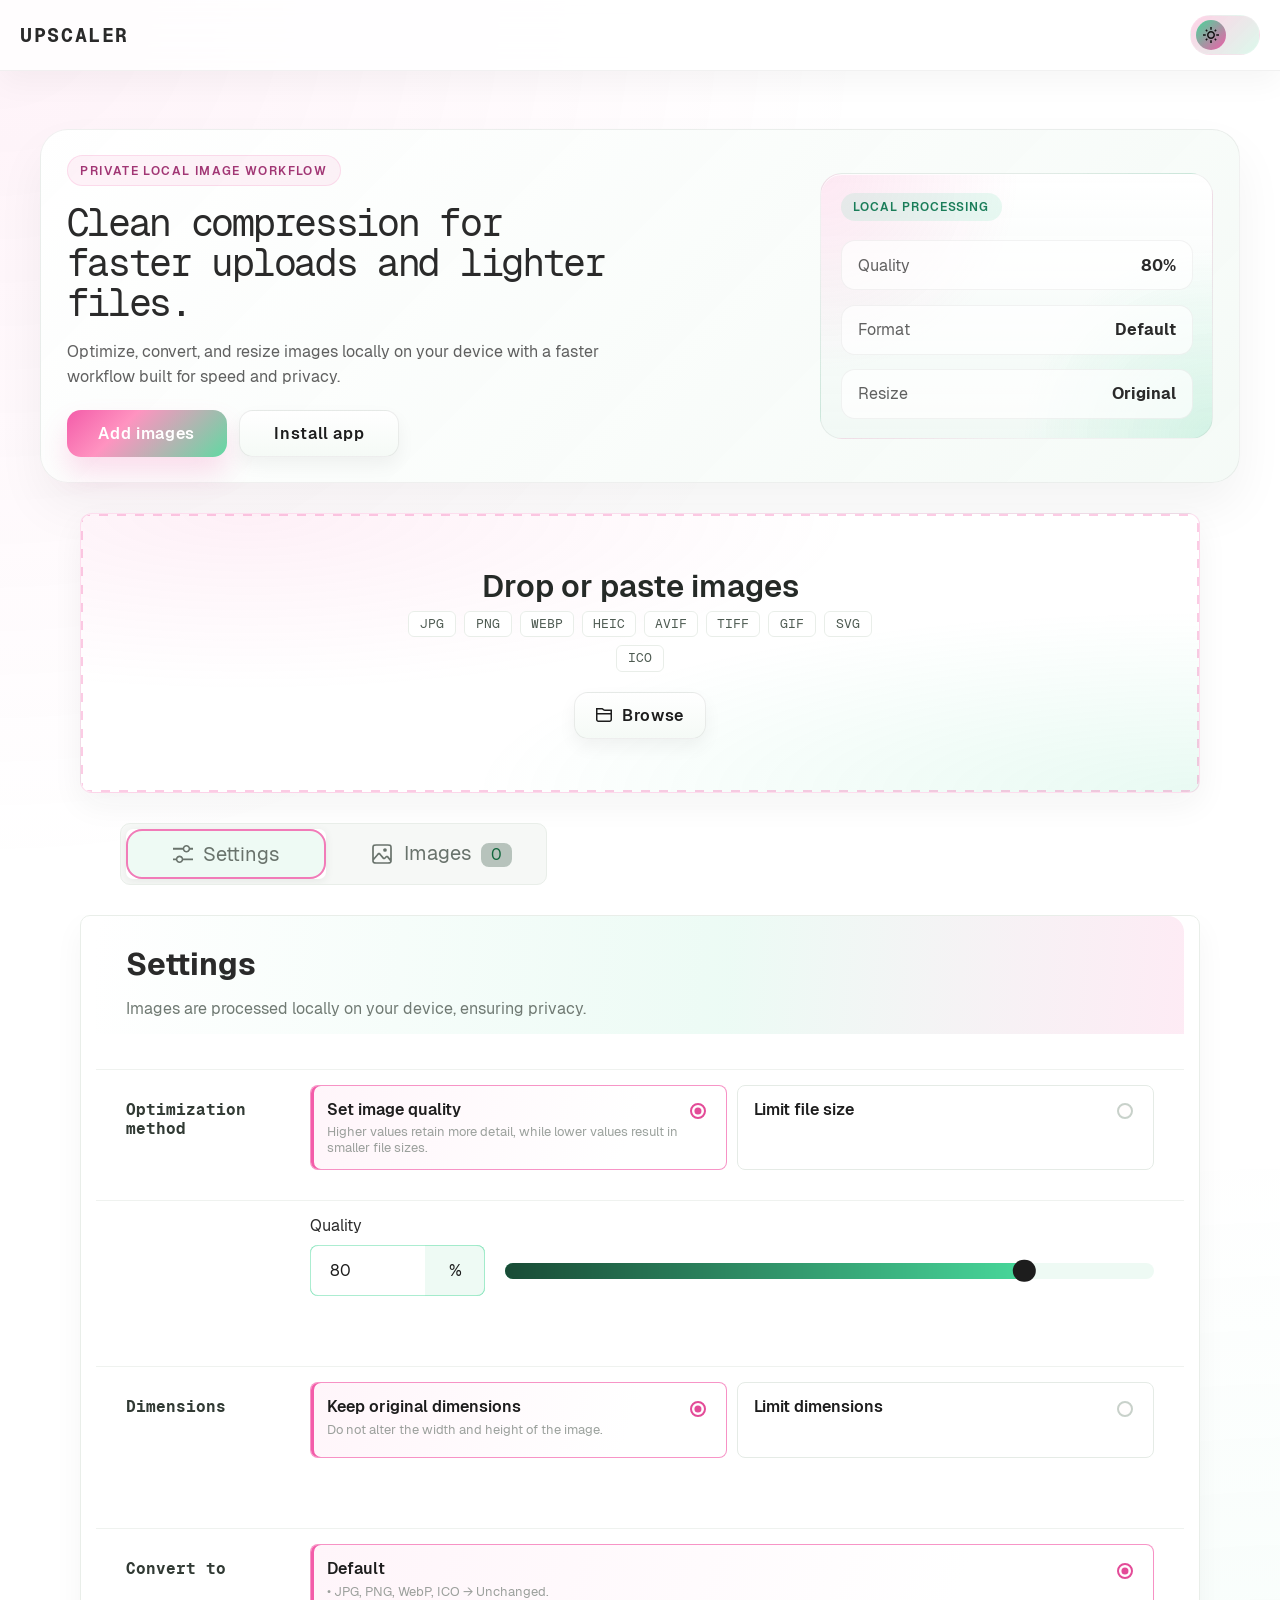
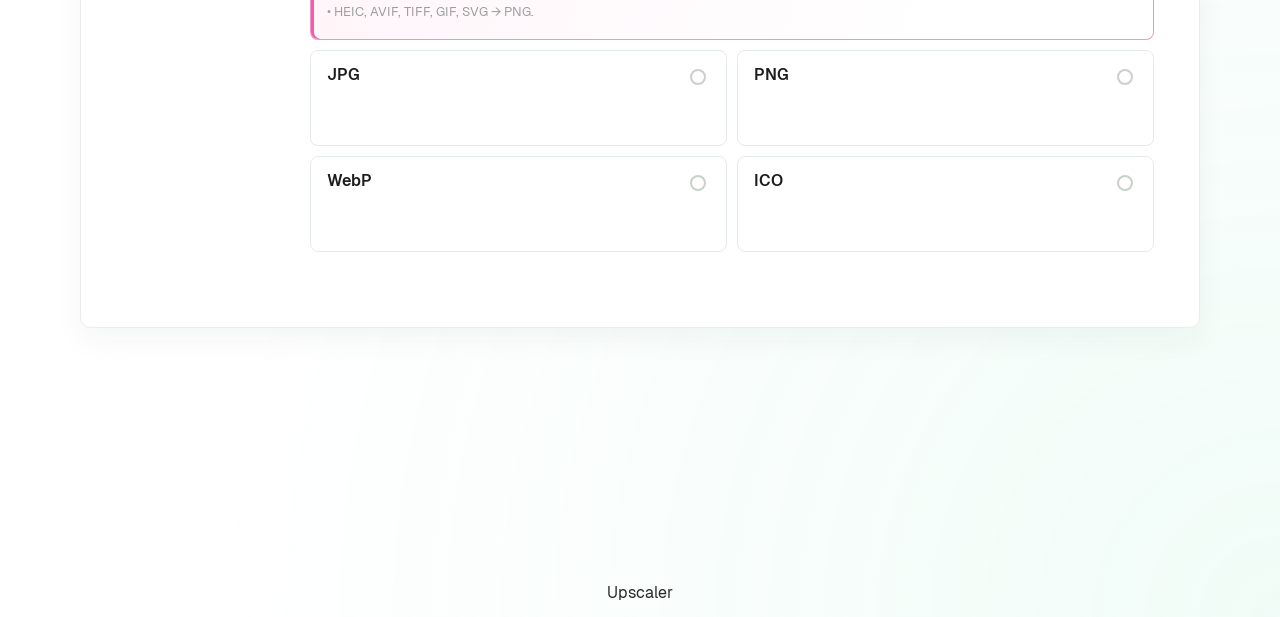
<file: index.html>
<!doctype html>
<html class="animate-0" lang="en">
  <head>
    <title>
      Umme Kalsoom | Offline Image Optimizer
    </title>
    <meta charset="utf-8" />
    <meta name="viewport" content="width=device-width, initial-scale=1" />
    <meta
      name="description"
      content="Private offline image optimization built by Umme Kalsoom for local use and personal projects."
    />
    <meta name="robots" content="noindex, nofollow" />
    <script>
      function setTheme(themeName) {
        const safeTheme = "theme-light";
        localStorage.setItem("theme", safeTheme);
        document.documentElement.classList.remove("theme-dark");
        document.documentElement.classList.add("theme-light");
        setTimeout(
          () => document.documentElement.classList.remove("animate-0"),
          300,
        );
      }

      function toggleTheme() {
        document.documentElement.classList.add("animate-0");
        setTheme("theme-light");
      }

      (function () {
        setTheme("theme-light");
      })();
    </script>
    <link rel="stylesheet" type="text/css" href="./assets/css/fonts.css?v=1.1.9" />
    <link rel="stylesheet" type="text/css" href="./assets/css/variables.css?v=1.1.9" />
    <link rel="stylesheet" type="text/css" href="./assets/css/style.css?v=1.1.9" />
    <link rel="icon" type="image/svg+xml" href="./assets/favicon.svg" />
    <link rel="manifest" href="/manifest.json" />
    <meta name="theme-color" content="#191919" />
  </head>

  <body>
    <div class="page-shell">
      <nav class="top-nav">
        <div class="logo-container">
          <h1 class="logo-text">UPSCALER</h1>
        </div>

        <div class="top-nav-actions">
          <div class="theme-switch-container">
            <label id="themeSwitch" class="switch switch--theme">
              <input
                type="checkbox"
                onchange="toggleTheme()"
                id="themeSwitchThumb"
              />
              <span class="switch-thumb">
                <span class="switch-icon switch-icon--light">
                  <svg
                    height="16"
                    stroke-linejoin="round"
                    viewBox="0 0 16 16"
                    width="16"
                    style="color: currentcolor"
                  >
                    <path
                      fill-rule="evenodd"
                      clip-rule="evenodd"
                      d="M8.75 0.75V0H7.25V0.75V2V2.75H8.75V2V0.75ZM11.182 3.75732L11.7123 3.22699L12.0659 2.87344L12.5962 2.34311L13.6569 3.40377L13.1265 3.9341L12.773 4.28765L12.2426 4.81798L11.182 3.75732ZM8 10.5C9.38071 10.5 10.5 9.38071 10.5 8C10.5 6.61929 9.38071 5.5 8 5.5C6.61929 5.5 5.5 6.61929 5.5 8C5.5 9.38071 6.61929 10.5 8 10.5ZM8 12C10.2091 12 12 10.2091 12 8C12 5.79086 10.2091 4 8 4C5.79086 4 4 5.79086 4 8C4 10.2091 5.79086 12 8 12ZM13.25 7.25H14H15.25H16V8.75H15.25H14H13.25V7.25ZM0.75 7.25H0V8.75H0.75H2H2.75V7.25H2H0.75ZM2.87348 12.0659L2.34315 12.5962L3.40381 13.6569L3.93414 13.1265L4.28769 12.773L4.81802 12.2426L3.75736 11.182L3.22703 11.7123L2.87348 12.0659ZM3.75735 4.81798L3.22702 4.28765L2.87347 3.9341L2.34314 3.40377L3.4038 2.34311L3.93413 2.87344L4.28768 3.22699L4.81802 3.75732L3.75735 4.81798ZM12.0659 13.1265L12.5962 13.6569L13.6569 12.5962L13.1265 12.0659L12.773 11.7123L12.2426 11.182L11.182 12.2426L11.7123 12.773L12.0659 13.1265ZM8.75 13.25V14V15.25V16H7.25V15.25V14V13.25H8.75Z"
                      fill="currentColor"
                    ></path>
                  </svg>
                </span>
                <span class="switch-icon switch-icon--dark">
                  <svg
                    height="16"
                    stroke-linejoin="round"
                    viewBox="0 0 16 16"
                    width="16"
                    style="color: currentcolor"
                  >
                    <path
                      fill-rule="evenodd"
                      clip-rule="evenodd"
                      d="M1.5 8.00005C1.5 5.53089 2.99198 3.40932 5.12349 2.48889C4.88136 3.19858 4.75 3.95936 4.75 4.7501C4.75 8.61609 7.88401 11.7501 11.75 11.7501C11.8995 11.7501 12.048 11.7454 12.1953 11.7361C11.0955 13.1164 9.40047 14.0001 7.5 14.0001C4.18629 14.0001 1.5 11.3138 1.5 8.00005ZM6.41706 0.577759C2.78784 1.1031 0 4.22536 0 8.00005C0 12.1422 3.35786 15.5001 7.5 15.5001C10.5798 15.5001 13.2244 13.6438 14.3792 10.9921L13.4588 9.9797C12.9218 10.155 12.3478 10.2501 11.75 10.2501C8.71243 10.2501 6.25 7.78767 6.25 4.7501C6.25 3.63431 6.58146 2.59823 7.15111 1.73217L6.41706 0.577759ZM13.25 1V1.75V2.75L14.25 2.75H15V4.25H14.25H13.25V5.25V6H11.75V5.25V4.25H10.75L10 4.25V2.75H10.75L11.75 2.75V1.75V1H13.25Z"
                      fill="currentColor"
                    ></path>
                  </svg>
                </span>
              </span>
            </label>
          </div>
          <button
            id="installPWAPrompt"
            class="button-cta button-secondary minw-auto hidden"
            onclick="installPWADialog.showModal()"
          >
            <svg
              height="16"
              stroke-linejoin="round"
              viewBox="0 0 16 16"
              width="16"
              style="color: currentcolor"
            >
              <path
                fill-rule="evenodd"
                clip-rule="evenodd"
                d="M8.75 5.25V4.5H7.25V5.25V9.43934L5.78033 7.96967L5.25 7.43934L4.18934 8.5L4.71967 9.03033L7.46967 11.7803C7.76256 12.0732 8.23744 12.0732 8.53033 11.7803L11.2803 9.03033L11.8107 8.5L10.75 7.43934L10.2197 7.96967L8.75 9.43934V5.25ZM1.5 8C1.5 4.41015 4.41015 1.5 8 1.5C11.5899 1.5 14.5 4.41015 14.5 8C14.5 11.5899 11.5899 14.5 8 14.5C4.41015 14.5 1.5 11.5899 1.5 8ZM8 0C3.58172 0 0 3.58172 0 8C0 12.4183 3.58172 16 8 16C12.4183 16 16 12.4183 16 8C16 3.58172 12.4183 0 8 0Z"
                fill="currentColor"
              ></path>
            </svg>
            <span>Install</span>
          </button>
        </div>
      </nav>

      <main class="app-shell">
        <section class="app-hero">
          <div class="hero-copy">
            <span class="eyebrow">Private local image workflow</span>
            <h2>Clean compression for faster uploads and lighter files.</h2>
            <p>
              Optimize, convert, and resize images locally on your device with a
              faster workflow built for speed and privacy.
            </p>
            <div class="hero-actions">
              <button
                class="button-cta button-primary"
                type="button"
                onclick="document.getElementById('compress').click()"
              >
                Add images
              </button>
              <button
                class="button-cta button-secondary"
                type="button"
                onclick="installPWADialog.showModal()"
              >
                Install app
              </button>
            </div>
          </div>
          <div class="hero-panel" aria-label="Current optimization summary">
            <div class="panel-chip">Local processing</div>
            <div class="mini-metrics">
              <div class="mini-metric">
                <span>Quality</span>
                <strong>80%</strong>
              </div>
              <div class="mini-metric">
                <span>Format</span>
                <strong>Default</strong>
              </div>
              <div class="mini-metric">
                <span>Resize</span>
                <strong>Original</strong>
              </div>
            </div>
          </div>
        </section>
      </main>

      <div class="content">
      <div class="drop-zone" id="compressDropZone">
        <div class="drop-zone__border-dashed"></div>
        <div class="drop-zone__cell-grid"></div>
        <div class="drop-zone__vignette-outer"></div>
        <div class="drop-zone__vignette-inner"></div>
        <div class="drop-zone__shade"></div>
        <div class="drop-zone__shade-top"></div>
        <div class="drop-zone__sheen"></div>

        <div class="drop-zone-content">
          <div class="drop-zone-content__border-top-fade"></div>
          <div class="drop-zone-content__border"></div>

          <div id="dropZoneActions" class="drop-zone-content__actions">
            <div class="flex flex-col items-center gap-3xs w-100">
              <div class="flex flex-col items-center gap-3xs w-100">
                <div class="drop-zone-content__actions-title">
                  Drop or paste images
                </div>
                <div class="drop-zone-content__actions-description">
                  <span>jpg</span>
                  <span>png</span>
                  <span>webp</span>
                  <span>heic</span>
                  <span>avif</span>
                  <span>tiff</span>
                  <span>gif</span>
                  <span>svg</span>
                  <span>ico</span>
                </div>
              </div>
            </div>
            <button class="button-cta button-secondary">
              <svg
                height="16"
                stroke-linejoin="round"
                viewBox="0 0 16 16"
                width="16"
                style="color: currentcolor"
              >
                <path
                  fill-rule="evenodd"
                  clip-rule="evenodd"
                  d="M14.5 7.5V12.5C14.5 13.0523 14.0523 13.5 13.5 13.5H2.5C1.94772 13.5 1.5 13.0523 1.5 12.5V7.5H14.5ZM14.5 6V4H8.83333C8.29241 4 7.76607 3.82456 7.33333 3.5L6 2.5H1.5V6H14.5ZM0 1H1.5H6.16667C6.38304 1 6.59357 1.07018 6.76667 1.2L8.23333 2.3C8.40643 2.42982 8.61696 2.5 8.83333 2.5H14.5H16V4V12.5C16 13.8807 14.8807 15 13.5 15H2.5C1.11929 15 0 13.8807 0 12.5V2.5V1Z"
                  fill="currentColor"
                ></path>
              </svg>
              Browse
            </button>
          </div>

          <div class="progress-container hidden">
            <div id="compressProgressQueueCount"></div>
            <div id="compressProgressTrack">
              <div id="compressProgressBar"></div>
            </div>
            <div id="compressProgressText" data-progress="0"></div>

            <div id="compressAbort" class="mt-sm hidden">
              <button
                class="button-cta button-secondary"
                onclick="abort(event)"
              >
                Cancel
              </button>
            </div>
          </div>

          <input
            id="compress"
            type="file"
            accept=".svg, .gif, .jpg, .jpeg, .png, .webp, .heic, .heif, .avif, .jxl, .ico, .tiff"
            multiple
          />
        </div>
      </div>

      <nav class="nav-subpage">
        <div
          class="segmented-control-group h6"
          id="selectSettingsSubpage"
          data-elevation="2"
        >
          <div
            class="segmented-control segmented-control--is-selected"
            onclick="selectSubpage('settings')"
          >
            <div class="segmented-control__selected-item">
              <!-- Selected control indicator -->
            </div>
            <div class="segmented-control__text">
              <svg
                height="20"
                width="20"
                stroke-linejoin="round"
                style="color: currentColor"
                viewBox="0 0 16 16"
              >
                <path
                  fill-rule="evenodd"
                  clip-rule="evenodd"
                  d="M10.75 5.5C11.7165 5.5 12.5 4.7165 12.5 3.75C12.5 2.7835 11.7165 2 10.75 2C9.7835 2 9 2.7835 9 3.75C9 4.7165 9.7835 5.5 10.75 5.5ZM10.75 0.75C12.1479 0.75 13.3225 1.70608 13.6555 3H15.25H16V4.5H15.25H13.6555C13.3225 5.79392 12.1479 6.75 10.75 6.75C9.35212 6.75 8.17754 5.79392 7.84451 4.5H0.75H0V3H0.75H7.84451C8.17754 1.70608 9.35212 0.75 10.75 0.75ZM15.25 13H16V11.5H15.25L8.15549 11.5C7.82245 10.2061 6.64788 9.25 5.25 9.25C3.85212 9.25 2.67755 10.2061 2.34451 11.5H0.75H0V13H0.75H2.34451C2.67755 14.2939 3.85212 15.25 5.25 15.25C6.64788 15.25 7.82246 14.2939 8.15549 13L15.25 13ZM7 12.2513C7 12.2509 7 12.2504 7 12.25C7 12.2496 7 12.2491 7 12.2487C6.99929 11.2828 6.21606 10.5 5.25 10.5C4.2835 10.5 3.5 11.2835 3.5 12.25C3.5 13.2165 4.2835 14 5.25 14C6.21606 14 6.99929 13.2172 7 12.2513Z"
                  fill="currentColor"
                ></path>
              </svg>
              Settings
            </div>
            <input
              type="radio"
              name="settingsSubpage"
              value="settings"
              class="hidden"
              checked
            />
          </div>
          <div
            class="segmented-control"
            id="subpageOutput"
            onclick="selectSubpage('output')"
            data-count="0"
          >
            <div class="segmented-control__text">
              <svg
                width="24"
                height="24"
                style="stroke: currentcolor"
                viewBox="0 0 24 24"
                fill="none"
                xmlns="http://www.w3.org/2000/svg"
              >
                <path
                  d="M3.00005 18.0001C3 17.9355 3 17.8689 3 17.8002V6.2002C3 5.08009 3 4.51962 3.21799 4.0918C3.40973 3.71547 3.71547 3.40973 4.0918 3.21799C4.51962 3 5.08009 3 6.2002 3H17.8002C18.9203 3 19.4801 3 19.9079 3.21799C20.2842 3.40973 20.5905 3.71547 20.7822 4.0918C21 4.5192 21 5.07899 21 6.19691V17.8031C21 18.2881 21 18.6679 20.9822 18.9774M3.00005 18.0001C3.00082 18.9884 3.01337 19.5058 3.21799 19.9074C3.40973 20.2837 3.71547 20.5905 4.0918 20.7822C4.5192 21 5.07899 21 6.19691 21H17.8036C18.9215 21 19.4805 21 19.9079 20.7822C20.2842 20.5905 20.5905 20.2837 20.7822 19.9074C20.9055 19.6654 20.959 19.3813 20.9822 18.9774M3.00005 18.0001L7.76798 12.4375L7.76939 12.436C8.19227 11.9426 8.40406 11.6955 8.65527 11.6064C8.87594 11.5282 9.11686 11.53 9.33643 11.6113C9.58664 11.704 9.79506 11.9539 10.2119 12.4541L12.8831 15.6595C13.269 16.1226 13.463 16.3554 13.6986 16.4489C13.9065 16.5313 14.1357 16.5406 14.3501 16.4773C14.5942 16.4053 14.8091 16.1904 15.2388 15.7607L15.7358 15.2637C16.1733 14.8262 16.3921 14.6076 16.6397 14.5361C16.8571 14.4734 17.0896 14.4869 17.2988 14.5732C17.537 14.6716 17.7302 14.9124 18.1167 15.3955L20.9822 18.9774M20.9822 18.9774L21 18.9996M15 9C14.4477 9 14 8.55228 14 8C14 7.44772 14.4477 7 15 7C15.5523 7 16 7.44772 16 8C16 8.55228 15.5523 9 15 9Z"
                  stroke-width="1.7"
                  stroke-linecap="round"
                  stroke-linejoin="round"
                />
              </svg>
              <span>
                Images
                <span class="badge">
                  <span id="compressedImageCount" class="badge-text"> 0 </span>
                </span>
              </span>
            </div>
            <input
              type="radio"
              name="settingsSubpage"
              value="output"
              class="hidden"
            />
          </div>
        </div>
      </nav>

      <section class="image-subpage-container">
        <div class="image-subpage">
          <div class="image-options-container" data-elevation="2">
            <div class="image-subpage-title-container">
              <h2 class="h4">Settings</h2>
              <div class="image-subpage-title-description">
                Images are processed locally on your device, ensuring privacy.
              </div>
            </div>

            <div id="compressMethodGroup" class="form-group">
              <div class="form-group__label-content">
                <label class="form-group__label-text">
                  Optimization method
                </label>
              </div>
              <div class="form-group__input-content">
                <div class="button-card-radio-group">
                  <div
                    class="button-card-radio button-card-radio--is-selected"
                    onclick="setCompressMethod('quality')"
                  >
                    <div class="button-card-radio__content">
                      <div class="flex gap-sm w-100">
                        <label class="button-card-radio__label"
                          >Set image quality</label
                        >
                        <div class="button-card-radio__radio-input">
                          <div class="button-card-radio__radio-icon"></div>
                          <input
                            class="hidden"
                            type="radio"
                            name="compressMethod"
                            value="quality"
                            checked
                          />
                        </div>
                      </div>
                      <div class="button-card-radio__description">
                        <div class="button-card-radio__description-text">
                          Higher values retain more detail, while lower values
                          result in smaller file sizes.
                        </div>
                      </div>
                    </div>
                  </div>
                  <div
                    class="button-card-radio"
                    onclick="setCompressMethod('limitWeight')"
                  >
                    <div class="button-card-radio__content">
                      <div class="flex gap-sm w-100">
                        <label class="button-card-radio__label"
                          >Limit file size</label
                        >
                        <div class="button-card-radio__radio-input">
                          <div class="button-card-radio__radio-icon"></div>
                          <input
                            class="hidden"
                            type="radio"
                            name="compressMethod"
                            value="limitWeight"
                          />
                        </div>
                      </div>
                      <div class="button-card-radio__description">
                        <div class="button-card-radio__description-text">
                          Try to compress the image to a target file size.
                        </div>
                      </div>
                    </div>
                  </div>
                </div>
              </div>
            </div>

            <div id="qualityField" class="form-group hidden">
              <div class="form-group__label-content">
                <label class="form-group__label-text" for="quality">
                  <!-- Quality -->
                </label>
              </div>
              <div class="form-group__input-content">
                <div class="fade-in-up w-100">
                  <label class="mb-2xs">Quality</label>
                  <div class="flex items-center gap-sm flex-wrap">
                    <div
                      class="form-field-container form-field-container--suffix"
                    >
                      <input
                        type="number"
                        id="quality"
                        name="quality"
                        value="80"
                        min="0"
                        max="100"
                        step="1"
                        oninput="setSlider(this.value, 'qualitySlider')"
                      />
                      <label for="quality" class="form-field-suffix"> % </label>
                    </div>
                    <div
                      class="slider-track flex-1"
                      id="qualitySlider"
                      onmousedown="startSliderDrag(event, 'quality')"
                    >
                      <div class="slider-fill"></div>
                      <div class="slider-thumb"></div>
                    </div>
                  </div>
                </div>
              </div>
            </div>

            <div id="limitWeightField" class="form-group hidden">
              <div class="form-group__label-content">
                <label class="form-group__label-text" for="maxWeight">
                  <!-- Target file size -->
                </label>
              </div>
              <div class="form-group__input-content">
                <div class="fade-in-up w-100">
                  <label class="mb-2xs">Target file size</label>

                  <div class="form-field-container">
                    <div class="flex flex-wrap gap-xs w-100">
                      <div class="flex-1" style="min-width: 200px">
                        <div
                          class="form-field-container form-field-container--suffix w-100"
                        >
                          <input
                            type="number"
                            id="limitWeight"
                            name="limitWeight"
                            value="2"
                            step="0.1"
                            class="w-100"
                          />
                          <label
                            for="limitWeight"
                            class="form-field-suffix"
                            data-suffix="MB"
                            >MB</label
                          >
                        </div>
                      </div>
                      <div class="flex-1" style="min-width: 200px">
                        <select id="limitWeightUnit" class="w-100">
                          <option value="MB">Megabytes (MB)</option>
                          <option value="KB">Kilobytes (KB)</option>
                        </select>
                      </div>
                    </div>
                  </div>
                </div>
              </div>
            </div>

            <div class="form-group mt-lg">
              <div class="form-group__label-content">
                <label class="form-group__label-text" for="limitDimensions">
                  Dimensions
                </label>
                <div class="form-group__description"></div>
              </div>
              <div class="form-group__input-content">
                <div id="dimensionsMethodGroup" class="button-card-radio-group">
                  <div
                    class="button-card-radio button-card-radio--is-selected"
                    onclick="setDimensionMethod('original')"
                  >
                    <div class="button-card-radio__content">
                      <div class="flex gap-sm w-100">
                        <label class="button-card-radio__label"
                          >Keep original dimensions</label
                        >
                        <div class="button-card-radio__radio-input">
                          <div class="button-card-radio__radio-icon"></div>
                          <input
                            class="hidden"
                            type="radio"
                            name="dimensionMethod"
                            value="original"
                            checked
                          />
                        </div>
                      </div>
                      <div class="button-card-radio__description">
                        <div class="button-card-radio__description-text">
                          Do not alter the width and height of the image.
                        </div>
                      </div>
                    </div>
                  </div>
                  <div
                    class="button-card-radio"
                    onclick="setDimensionMethod('limit')"
                  >
                    <div class="button-card-radio__content">
                      <div class="flex gap-sm w-100">
                        <label class="button-card-radio__label"
                          >Limit dimensions</label
                        >
                        <div class="button-card-radio__radio-input">
                          <div class="button-card-radio__radio-icon"></div>
                          <input
                            class="hidden"
                            type="radio"
                            name="dimensionMethod"
                            value="limit"
                          />
                        </div>
                      </div>
                      <div class="button-card-radio__description">
                        <div class="button-card-radio__description-text">
                          Limit the width and height of the image.
                        </div>
                      </div>
                    </div>
                  </div>
                </div>
              </div>
            </div>

            <div class="form-group hidden" id="resizeDimensionsField">
              <div class="form-group__label-content">
                <label class="form-group__label-text" for="limitDimensions">
                  <!-- Max dimension -->
                </label>
              </div>
              <div class="form-group__input-content">
                <div class="fade-in-up w-100">
                  <label class="mb-2xs">Limit dimensions</label>
                  <div
                    class="form-field-container form-field-container--suffix"
                  >
                    <input
                      type="number"
                      id="limitDimensions"
                      name="limitDimensions"
                      value="1200"
                      step="50"
                      class="w-100"
                    />
                    <label for="limitDimensions" class="form-field-suffix">
                      px
                    </label>
                  </div>
                </div>
              </div>
            </div>

            <div id="formatMethodGroup" class="form-group mt-lg">
              <div class="form-group__label-content">
                <label class="form-group__label-text"> Convert to </label>
              </div>
              <div class="form-group__input-content">
                <div class="button-card-radio-group">
                  <div
                    class="button-card-radio button-card-radio--is-selected basis-full"
                    onclick="setConvertMethod('default')"
                  >
                    <div class="button-card-radio__content">
                      <div class="flex gap-sm w-100">
                        <label class="button-card-radio__label">Default</label>
                        <div class="button-card-radio__radio-input">
                          <div class="button-card-radio__radio-icon"></div>
                          <input
                            class="hidden"
                            type="radio"
                            name="formatSelect"
                            value="default"
                            checked
                          />
                        </div>
                      </div>
                      <div class="button-card-radio__description">
                        <div class="button-card-radio__description-text">
                          <div class="flex flex-col gap-3xs">
                            <div>• JPG, PNG, WebP, ICO → Unchanged.</div>
                            <div>• HEIC, AVIF, TIFF, GIF, SVG → PNG.</div>
                          </div>
                        </div>
                      </div>
                    </div>
                  </div>
                  <div
                    class="button-card-radio"
                    onclick="setConvertMethod('image/jpeg')"
                  >
                    <div class="button-card-radio__content">
                      <div class="flex gap-sm w-100">
                        <label class="button-card-radio__label">JPG</label>
                        <div class="button-card-radio__radio-input">
                          <div class="button-card-radio__radio-icon"></div>
                          <input
                            class="hidden"
                            type="radio"
                            name="formatSelect"
                            value="image/jpeg"
                          />
                        </div>
                      </div>
                      <div class="button-card-radio__description">
                        <div class="button-card-radio__description-text">
                          Effective at reducing file size of large photos and
                          images, with some quality loss.
                        </div>
                      </div>
                    </div>
                  </div>
                  <div
                    class="button-card-radio"
                    onclick="setConvertMethod('image/png')"
                  >
                    <div class="button-card-radio__content">
                      <div class="flex gap-sm w-100">
                        <label class="button-card-radio__label">PNG</label>
                        <div class="button-card-radio__radio-input">
                          <div class="button-card-radio__radio-icon"></div>
                          <input
                            class="hidden"
                            type="radio"
                            name="formatSelect"
                            value="image/png"
                          />
                        </div>
                      </div>
                      <div class="button-card-radio__description">
                        <div class="button-card-radio__description-text">
                          Preserves image sharpness, colors, and transparency,
                          but may result in large files.
                        </div>
                      </div>
                    </div>
                  </div>
                  <div
                    class="button-card-radio"
                    onclick="setConvertMethod('image/webp')"
                  >
                    <div class="button-card-radio__content">
                      <div class="flex gap-sm w-100">
                        <label class="button-card-radio__label">WebP</label>
                        <div class="button-card-radio__radio-input">
                          <div class="button-card-radio__radio-icon"></div>
                          <input
                            class="hidden"
                            type="radio"
                            name="formatSelect"
                            value="image/webp"
                          />
                        </div>
                      </div>
                      <div class="button-card-radio__description">
                        <div class="button-card-radio__description-text">
                          Retains good details and transparency, may affect
                          colors slightly at low quality settings.
                        </div>
                      </div>
                    </div>
                  </div>
                  <div
                    class="button-card-radio"
                    onclick="setConvertMethod('image/vnd.microsoft.icon')"
                  >
                    <div class="button-card-radio__content">
                      <div class="flex gap-sm w-100">
                        <label class="button-card-radio__label">ICO</label>
                        <div class="button-card-radio__radio-input">
                          <div class="button-card-radio__radio-icon"></div>
                          <input
                            class="hidden"
                            type="radio"
                            name="formatSelect"
                            value="image/vnd.microsoft.icon"
                          />
                        </div>
                      </div>
                      <div class="button-card-radio__description">
                        <div class="button-card-radio__description-text">
                          Mainly used for website favicons and Windows file
                          icons
                        </div>
                      </div>
                    </div>
                  </div>
                </div>
              </div>
            </div>
          </div>

          <div
            id="outputDownloadContainer"
            class="image-output-container"
            data-count="0"
            data-elevation="2"
          >
            <div class="image-subpage-title-container">
              <div class="image-subpage-title-content">
                <div class="image-subpage-title__text">
                  <h2 class="h4">Images</h2>
                  <div class="image-subpage-title-description">
                    Optimized images ready for review and download.
                  </div>
                </div>
                <div
                  id="imageOutputActionsContainer"
                  class="image-output__actions-container"
                >
                  <button
                    id="deleteAllImagesButton"
                    class="button-cta button-secondary"
                    onclick="deleteAllImages()"
                  >
                    <svg
                      height="16"
                      stroke-linejoin="round"
                      viewBox="0 0 16 16"
                      width="16"
                      style="color: currentcolor"
                    >
                      <path
                        fill-rule="evenodd"
                        clip-rule="evenodd"
                        d="M6.75 2.75C6.75 2.05964 7.30964 1.5 8 1.5C8.69036 1.5 9.25 2.05964 9.25 2.75V3H6.75V2.75ZM5.25 3V2.75C5.25 1.23122 6.48122 0 8 0C9.51878 0 10.75 1.23122 10.75 2.75V3H12.9201H14.25H15V4.5H14.25H13.8846L13.1776 13.6917C13.0774 14.9942 11.9913 16 10.6849 16H5.31508C4.00874 16 2.92263 14.9942 2.82244 13.6917L2.11538 4.5H1.75H1V3H1.75H3.07988H5.25ZM4.31802 13.5767L3.61982 4.5H12.3802L11.682 13.5767C11.6419 14.0977 11.2075 14.5 10.6849 14.5H5.31508C4.79254 14.5 4.3581 14.0977 4.31802 13.5767Z"
                        fill="currentColor"
                      ></path>
                    </svg>
                    <span>Delete all</span>
                  </button>
                  <button
                    id="downloadAllImagesButton"
                    class="button-cta button-primary"
                    onclick="downloadAllImages()"
                    aria-busy="false"
                  >
                    <span class="flex aria-busy:visible">
                      <svg
                        width="16"
                        height="16"
                        style="fill: currentcolor"
                        viewBox="0 0 24 24"
                        xmlns="http://www.w3.org/2000/svg"
                      >
                        <style>
                          .spinner_z9k8 {
                            transform-origin: center;
                            animation: spinner_StKS 0.75s infinite linear;
                          }
                          @keyframes spinner_StKS {
                            100% {
                              transform: rotate(360deg);
                            }
                          }
                        </style>
                        <path
                          d="M12,1A11,11,0,1,0,23,12,11,11,0,0,0,12,1Zm0,19a8,8,0,1,1,8-8A8,8,0,0,1,12,20Z"
                          opacity=".25"
                        />
                        <path
                          d="M12,4a8,8,0,0,1,7.89,6.7A1.53,1.53,0,0,0,21.38,12h0a1.5,1.5,0,0,0,1.48-1.75,11,11,0,0,0-21.72,0A1.5,1.5,0,0,0,2.62,12h0a1.53,1.53,0,0,0,1.49-1.3A8,8,0,0,1,12,4Z"
                          class="spinner_z9k8"
                        /></svg
                    ></span>
                    <span class="flex aria-busy:hidden">
                      <svg
                        height="16"
                        stroke-linejoin="round"
                        viewBox="0 0 16 16"
                        width="16"
                        style="color: currentcolor"
                      >
                        <path
                          fill-rule="evenodd"
                          clip-rule="evenodd"
                          d="M8.75 1V1.75V8.68934L10.7197 6.71967L11.25 6.18934L12.3107 7.25L11.7803 7.78033L8.70711 10.8536C8.31658 11.2441 7.68342 11.2441 7.29289 10.8536L4.21967 7.78033L3.68934 7.25L4.75 6.18934L5.28033 6.71967L7.25 8.68934V1.75V1H8.75ZM13.5 9.25V13.5H2.5V9.25V8.5H1V9.25V14C1 14.5523 1.44771 15 2 15H14C14.5523 15 15 14.5523 15 14V9.25V8.5H13.5V9.25Z"
                          fill="currentColor"
                        ></path>
                      </svg>
                    </span>
                    <span>Download all</span>
                  </button>
                </div>
              </div>
            </div>

            <div
              id="imageOutputEmptyState"
              class="image-output__empty-state is-active"
            >
              <div
                class="flex flex-col justify-center items-center gap-xs pt-3xl fade-in-up"
              >
                <svg
                  width="64"
                  height="64"
                  style="stroke: currentcolor"
                  viewBox="0 0 24 24"
                  fill="none"
                  xmlns="http://www.w3.org/2000/svg"
                >
                  <path
                    stroke-linejoin="round"
                    stroke-linecap="round"
                    stroke-width="1.6"
                    d="M3.00005 17.0001C3 16.9355 3 16.8689 3 16.8002V7.2002C3 6.08009 3 5.51962 3.21799 5.0918C3.40973 4.71547 3.71547 4.40973 4.0918 4.21799C4.51962 4 5.08009 4 6.2002 4H17.8002C18.9203 4 19.4801 4 19.9079 4.21799C20.2842 4.40973 20.5905 4.71547 20.7822 5.0918C21 5.5192 21 6.07899 21 7.19691V16.8031C21 17.2881 21 17.6679 20.9822 17.9774M3.00005 17.0001C3.00082 17.9884 3.01337 18.5058 3.21799 18.9074C3.40973 19.2837 3.71547 19.5905 4.0918 19.7822C4.5192 20 5.07899 20 6.19691 20H17.8036C18.9215 20 19.4805 20 19.9079 19.7822C20.2842 19.5905 20.5905 19.2837 20.7822 18.9074C20.9055 18.6654 20.959 18.3813 20.9822 17.9774M3.00005 17.0001L7.76798 11.4375L7.76939 11.436C8.19227 10.9426 8.40406 10.6955 8.65527 10.6064C8.87594 10.5282 9.11686 10.53 9.33643 10.6113C9.58664 10.704 9.79506 10.9539 10.2119 11.4541L12.8831 14.6595C13.269 15.1226 13.463 15.3554 13.6986 15.4489C13.9065 15.5313 14.1357 15.5406 14.3501 15.4773C14.5942 15.4053 14.8091 15.1904 15.2388 14.7607L15.7358 14.2637C16.1733 13.8262 16.3921 13.6076 16.6397 13.5361C16.8571 13.4734 17.0896 13.4869 17.2988 13.5732C17.537 13.6716 17.7302 13.9124 18.1167 14.3955L20.9822 17.9774M20.9822 17.9774L21 17.9996M15 10C14.4477 10 14 9.55228 14 9C14 8.44772 14.4477 8 15 8C15.5523 8 16 8.44772 16 9C16 9.55228 15.5523 10 15 10Z"
                  ></path>
                </svg>
                <div class="flex flex-col gap-2xs">
                  <h3 class="h5">No image optimized yet</h3>
                  <p>
                    Upload images above to optimize them. Once compressed,
                    they'll appear here.
                  </p>
                </div>
              </div>
            </div>

            <div id="outputDownloadContent" class="image-output-content"></div>
          </div>
        </div>
      </section>
    </div>

    <dialog id="installPWADialog" data-elevation="2">
      <h2 class="h4">Install Upscaler</h2>

      <div class="pl-sm pr-sm mt-md mb-md text-md" style="max-width: 360px">
        <div class="mb-sm">
          <div class="flex gap-2xs">
            <svg
              height="24"
              width="24"
              stroke-linejoin="round"
              viewBox="0 0 16 16"
              style="color: currentcolor"
            >
              <path
                fill-rule="evenodd"
                clip-rule="evenodd"
                d="M8 0.154663L8.34601 0.334591L14.596 3.58459L15 3.79466V4.25V11.75V12.2053L14.596 12.4154L8.34601 15.6654L8 15.8453L7.65399 15.6654L1.40399 12.4154L1 12.2053V11.75V4.25V3.79466L1.40399 3.58459L7.65399 0.334591L8 0.154663ZM2.5 11.2947V5.44058L7.25 7.81559V13.7647L2.5 11.2947ZM8.75 13.7647L13.5 11.2947V5.44056L8.75 7.81556V13.7647ZM8 1.84534L12.5766 4.22519L7.99998 6.51352L3.42335 4.2252L8 1.84534Z"
                fill="currentColor"
              ></path>
            </svg>
            <p>An app shortcut is added to your device.</p>
          </div>
        </div>
        <div class="mb-sm">
          <div class="flex gap-2xs">
            <svg
              height="24"
              width="24"
              stroke-linejoin="round"
              viewBox="0 0 16 16"
              style="color: currentcolor"
            >
              <path
                fill-rule="evenodd"
                clip-rule="evenodd"
                d="M1 2.5C7.90356 2.5 13.5 8.09644 13.5 15H15C15 7.26801 8.73199 1 1 1V2.5ZM8 15C8 11.134 4.86599 8 1 8V6.5C5.69442 6.5 9.5 10.3056 9.5 15H8ZM2.5 15C2.5 14.1716 1.82843 13.5 1 13.5V12C2.65685 12 4 13.3431 4 15H2.5Z"
                fill="currentColor"
              ></path>
            </svg>
            <p>Use even without an internet connection.</p>
          </div>
        </div>
        <div class="mb-sm">
          <div class="flex gap-2xs">
            <svg
              height="24"
              width="24"
              stroke-linejoin="round"
              viewBox="0 0 16 16"
              style="color: currentcolor"
            >
              <path
                fill-rule="evenodd"
                clip-rule="evenodd"
                d="M10 4.5V6H6V4.5C6 3.39543 6.89543 2.5 8 2.5C9.10457 2.5 10 3.39543 10 4.5ZM4.5 6V4.5C4.5 2.567 6.067 1 8 1C9.933 1 11.5 2.567 11.5 4.5V6H12.5H14V7.5V12.5C14 13.8807 12.8807 15 11.5 15H4.5C3.11929 15 2 13.8807 2 12.5V7.5V6H3.5H4.5ZM11.5 7.5H10H6H4.5H3.5V12.5C3.5 13.0523 3.94772 13.5 4.5 13.5H11.5C12.0523 13.5 12.5 13.0523 12.5 12.5V7.5H11.5Z"
                fill="currentColor"
              ></path>
            </svg>
            <p>
              Whether on the web or app, your images are always processed
              privately on-device.
            </p>
          </div>
        </div>
      </div>

      <div class="button-group button-group--col justify-end mt-md">
        <button
          class="button-cta button-secondary minw-auto"
          onclick="installPWADialog.close()"
        >
          Cancel
        </button>
        <button id="installPWA" class="button-cta button-primary">
          <svg
            height="16"
            stroke-linejoin="round"
            viewBox="0 0 16 16"
            width="16"
            style="color: currentcolor"
          >
            <path
              fill-rule="evenodd"
              clip-rule="evenodd"
              d="M8.75 5.25V4.5H7.25V5.25V9.43934L5.78033 7.96967L5.25 7.43934L4.18934 8.5L4.71967 9.03033L7.46967 11.7803C7.76256 12.0732 8.23744 12.0732 8.53033 11.7803L11.2803 9.03033L11.8107 8.5L10.75 7.43934L10.2197 7.96967L8.75 9.43934V5.25ZM1.5 8C1.5 4.41015 4.41015 1.5 8 1.5C11.5899 1.5 14.5 4.41015 14.5 8C14.5 11.5899 11.5899 14.5 8 14.5C4.41015 14.5 1.5 11.5899 1.5 8ZM8 0C3.58172 0 0 3.58172 0 8C0 12.4183 3.58172 16 8 16C12.4183 16 16 12.4183 16 8C16 3.58172 12.4183 0 8 0Z"
              fill="currentColor"
            ></path>
          </svg>
          <span>Install</span>
        </button>
      </div>
    </dialog>

    <div id="updateToast" class="toast hidden" data-elevation="3">
      <div class="toast-content">
        <div class="toast-title">Update available</div>
        <div class="toast-message">Refresh the page to update.</div>
      </div>
      <div class="toast-actions">
        <button
          class="button-cta button-secondary minw-auto"
          onclick="updateToast.classList.add('hidden')"
        >
          Ignore
        </button>
        <button
          id="updateToastRefreshButton"
          class="button-cta button-secondary minw-auto"
        >
          Refresh
        </button>
      </div>
    </div>

    <footer>
      <span class="footer-text">Upscaler</span>
    </footer>

    <script
      type="text/javascript"
      src="./assets/vendor/browser-image-compression.js"
    ></script>
    <script type="text/javascript" src="./assets/vendor/heic-to.js"></script>
    <script type="text/javascript" src="./assets/vendor/libheif.js"></script>
    <script type="text/javascript" src="./assets/vendor/ico.js"></script>
    <script type="text/javascript" src="./assets/vendor/utif.js"></script>
    <script type="text/javascript" src="./assets/vendor/jszip.js"></script>
    <script type="text/javascript" src="./assets/js/global.js?v=1.1.9"></script>
    <script type="text/javascript" src="./assets/js/utilities.js?v=1.1.9"></script>
    <script type="text/javascript" src="./assets/js/helpers.js?v=1.1.9"></script>
    <script type="text/javascript" src="./assets/js/ui.js?v=1.1.9"></script>
    <script type="text/javascript" src="./assets/js/compression.js?v=1.1.9"></script>
    <script type="text/javascript" src="./assets/js/download.js?v=1.1.9"></script>
    <script type="text/javascript" src="./assets/js/events.js?v=1.1.9"></script>
    <script>
      const isLocalPreview = ["localhost", "127.0.0.1", "::1"].includes(
        window.location.hostname,
      );

      if ("serviceWorker" in navigator && !isLocalPreview) {
        function promptUpdate(registration) {
          updateToast.classList.remove("hidden");
          updateToastRefreshButton.addEventListener("click", () => {
            if (registration.waiting) {
              registration.waiting.postMessage("SKIP_WAITING");
            }
          });
        }

        if ("serviceWorker" in navigator) {
          window.addEventListener("load", async () => {
            const registration =
              await navigator.serviceWorker.register("/service-worker.js");

            if (registration.waiting) {
              promptUpdate(registration);
            }

            registration.addEventListener("updatefound", () => {
              if (registration.installing) {
                registration.installing.addEventListener("statechange", () => {
                  if (registration.waiting) {
                    if (navigator.serviceWorker.controller) {
                      promptUpdate(registration);
                    } else {
                      console.log("Service Worker initialized");
                    }
                  }
                });
              }
            });

            let refreshing = false;

            navigator.serviceWorker.addEventListener("controllerchange", () => {
              if (!refreshing) {
                window.location.reload();
                refreshing = true;
              }
            });
          });
        }
      }

      let deferredPrompt;
      window.addEventListener("beforeinstallprompt", (e) => {
        e.preventDefault();
        deferredPrompt = e;
        document.getElementById("installPWAPrompt").classList.remove("hidden");
      });

      document
        .getElementById("installPWA")
        .addEventListener("click", async () => {
          if (deferredPrompt) {
            deferredPrompt.prompt();
            await deferredPrompt.userChoice;
            deferredPrompt = null;
          }
        });

      window.addEventListener("appinstalled", (event) => {
        document.getElementById("installPWAPrompt").classList.add("hidden");
        installPWADialog.close();
      });
    </script>
  </body>
</html>
</file>
<file: assets/css/fonts.css>
@font-face {
    font-family: 'geist';
    src: url('../fonts/geist/geist-regular.woff2') format('woff2'),
         url('../fonts/geist/geist-regular.woff') format('woff');
    font-weight: 400;
    font-style: normal;
}

@font-face {
    font-family: 'geist';
    src: url('../fonts/geist/geist-medium.woff2') format('woff2'),
         url('../fonts/geist/geist-medium.woff') format('woff');
    font-weight: 500;
    font-style: normal;
}

@font-face {
    font-family: 'geist';
    src: url('../fonts/geist/geist-semibold.woff2') format('woff2'),
         url('../fonts/geist/geist-semibold.woff') format('woff');
    font-weight: 600;
    font-style: normal;
}

@font-face {
    font-family: 'geist';
    src: url('../fonts/geist/geist-bold.woff2') format('woff2'),
         url('../fonts/geist/geist-bold.woff') format('woff');
    font-weight: 700;
    font-style: normal;
}

@font-face {
    font-family: 'geistmono';
    src: url('../fonts/geistmono/geistmono-regular.woff2') format('woff2'),
         url('../fonts/geistmono/geistmono-regular.woff') format('woff');
    font-weight: 400;
    font-style: normal;
}

@font-face {
    font-family: 'geistmono';
    src: url('../fonts/geistmono/geistmono-medium.woff2') format('woff2'),
         url('../fonts/geistmono/geistmono-medium.woff') format('woff');
    font-weight: 500;
    font-style: normal;
}

@font-face {
    font-family: 'geistmono';
    src: url('../fonts/geistmono/geistmono-semibold.woff2') format('woff2'),
         url('../fonts/geistmono/geistmono-semibold.woff') format('woff');
    font-weight: 700;
    font-style: normal;
}

@font-face {
    font-family: 'geistmono';
    src: url('../fonts/geistmono/geistmono-bold.woff2') format('woff2'),
         url('../fonts/geistmono/geistmono-bold.woff') format('woff');
    font-weight: 700;
    font-style: normal;
}
</file>
<file: assets/css/variables.css>
:root {
  --text-font: 'geist', sans-serif, arial;

  --breakpoint-2xs: 480px;
  --breakpoint-xs: 640px;
  --breakpoint-sm: 768px;
  --breakpoint-md: 1024px;
  --breakpoint-lg: 1280px;
  --breakpoint-xl: 1536px;
  --breakpoint-2xl: 1920px;

  --content-width: 100%;
  --content-width-gutter: var(--space-lg);

  --duration-multiplier: 1; /* Allow disabling or increase animation speed */
  --duration-75: calc(75ms * var(--duration-multiplier));
  --duration-100: calc(100ms * var(--duration-multiplier));
  --duration-150: calc(150ms * var(--duration-multiplier));
  --duration-200: calc(200ms * var(--duration-multiplier));
  --duration-300: calc(300ms * var(--duration-multiplier));
  --duration-400: calc(400ms * var(--duration-multiplier));
  --duration-500: calc(500ms * var(--duration-multiplier));
  --duration-600: calc(600ms * var(--duration-multiplier));
  --duration-700: calc(700ms * var(--duration-multiplier));
  --duration-800: calc(800ms * var(--duration-multiplier));
  --duration-900: calc(900ms * var(--duration-multiplier));
  --duration-1000: calc(1000ms * var(--duration-multiplier));
  --duration-1200: calc(1200ms * var(--duration-multiplier));
  --duration-1400: calc(1400ms * var(--duration-multiplier));
  --duration-2000: calc(2000ms * var(--duration-multiplier));

  --duration-hover: var(--duration-200);

  /* 12.5px → 12.8px */
  --text-xs: clamp(0.7813rem, 0.7747rem + 0.0326vw, 0.8rem);
  /*  15px → 16px */
  --text-sm: clamp(0.9375rem, 0.9158rem + 0.1087vw, 1rem);
  /* 18px → 20px */
  --text-md: clamp(1.125rem, 1.0815rem + 0.2174vw, 1.25rem);
  /* 21.6px → 25px */
  --text-lg: clamp(1.35rem, 1.2761rem + 0.3696vw, 1.5625rem);
  /* 25.92px → 31.25px */
  --text-xl: clamp(1.62rem, 1.5041rem + 0.5793vw, 1.9531rem);
  /* 31.104px → 39.0625px */
  --text-2xl: clamp(1.944rem, 1.771rem + 0.8651vw, 2.4414rem);
  /* 37.3248px → 48.8281px */
  --text-3xl: clamp(2.3328rem, 2.0827rem + 1.2504vw, 3.0518rem);
  /* 44.7898px → 61.0352px */
  --text-4xl: clamp(2.7994rem, 2.4462rem + 1.7658vw, 3.8147rem);

  /* Space 3xs: 5px → 5px */
  --space-3xs: clamp(0.3125rem, 0.3125rem + 0vw, 0.3125rem);
  /* Space 2xs: 9px → 10px */
  --space-2xs: clamp(0.5625rem, 0.5408rem + 0.1087vw, 0.625rem);
  /* Space xs: 14px → 15px */
  --space-xs: clamp(0.875rem, 0.8533rem + 0.1087vw, 0.9375rem);
  /* Space sm: 18px → 20px */
  --space-sm: clamp(1.125rem, 1.0815rem + 0.2174vw, 1.25rem);
  /* Space md: 27px → 30px */
  --space-md: clamp(1.6875rem, 1.6223rem + 0.3261vw, 1.875rem);
  /* Space lg: 36px → 40px */
  --space-lg: clamp(2.25rem, 2.163rem + 0.4348vw, 2.5rem);
  /* Space xl: 54px → 60px */
  --space-xl: clamp(3.375rem, 3.2446rem + 0.6522vw, 3.75rem);
  /* Space 2xl: 72px → 80px */
  --space-2xl: clamp(4.5rem, 4.3261rem + 0.8696vw, 5rem);
  /* Space 3xl: 108px → 120px */
  --space-3xl: clamp(6.75rem, 6.4891rem + 1.3043vw, 7.5rem);

  /* One-up pairs */
  /* Space 3xs-2xs: 5px → 10px */
  --space-3xs-2xs: clamp(0.3125rem, 0.2038rem + 0.5435vw, 0.625rem);
  /* Space 2xs-xs: 9px → 15px */
  --space-2xs-xs: clamp(0.5625rem, 0.4321rem + 0.6522vw, 0.9375rem);
  /* Space xs-sm: 14px → 20px */
  --space-xs-sm: clamp(0.875rem, 0.7446rem + 0.6522vw, 1.25rem);
  /* Space s-m: 18px → 30px */
  --space-sm-md: clamp(1.125rem, 0.8641rem + 1.3043vw, 1.875rem);
  /* Space md-lg: 27px → 40px */
  --space-md-lg: clamp(1.6875rem, 1.4049rem + 1.413vw, 2.5rem);
  /* Space lg-xl: 36px → 60px */
  --space-lg-xl: clamp(2.25rem, 1.7283rem + 2.6087vw, 3.75rem);
  /* Space xl-2xl: 54px → 80px */
  --space-xl-2xl: clamp(3.375rem, 2.8098rem + 2.8261vw, 5rem);
  /* Space 2xl-3xl: 72px → 120px */
  --space-2xl-3xl: clamp(4.5rem, 3.4565rem + 5.2174vw, 7.5rem);

  /* Rounded borders */
  --rounded-sm: 4px;
  --rounded-md: 8px;
  --rounded-lg: 16px;
  --rounded-xl: 32px;
  --rounded-full: 9999px;
}

:root {
  /* Brand */
  --color-primary: #f35ca9;
  --color-primary-variant: #fff0f8;
  --color-primary-hover: #df4f9b;
  --color-accent: #47d79a;
  --color-white: #ffffff;
  --color-black: #141414;

  /* Surfaces */
  --color-surface: #fffdfd;
  --color-surface-variant: #f6f7f4;
  --color-surface-high: #ffffff;
  --color-surface-higher: #eefaf4;
  --color-surface-higher-hover: #e2f4ec;

  /* Glyphs */
  --color-on-surface: #2a2a2a;
  --color-on-surface-high: #1d1d1d;
  --color-on-surface-higher: #121212;

  --color-border: rgba(71, 215, 154, 0.45);
  --color-border-hover: rgba(243, 92, 169, 0.55);
  --color-border-selected: rgba(243, 92, 169, 0.8);

  /* States */
  --color-success: #1ea66a;
  --color-error: #e95c88;
  --color-warning: #f1bf62;
  --color-info: #4ca9df;

  /* Shadows */
  --shadow-1: rgba(20, 20, 20, 0.06) 0px 18px 35px -20px, rgba(20, 20, 20, 0.04) 0px 8px 15px -12px;
  --shadow-2: rgba(20, 20, 20, 0.08) 0px 22px 40px -20px, rgba(20, 20, 20, 0.05) 0px 12px 24px -18px;
  --shadow-3: rgba(20, 20, 20, 0.1) 0px 28px 50px -24px, rgba(20, 20, 20, 0.08) 0px 18px 32px -22px;

  /* Misc. */
  --filter-invert: 1;
  --subpage-shade-x-color: var(--color-surface-variant);
  --subpage-title-shade: linear-gradient(275deg, rgba(243, 92, 169, 0.12) 0%, rgba(71, 215, 154, 0.1) 42%, rgba(255, 255, 255, 1) 100%);
  --surface-shade: linear-gradient(to bottom right, rgba(255, 244, 249, 0.96), rgba(239, 251, 246, 0.96), rgba(255, 255, 255, 1));
}

html.theme-light {
  /* Brand */
  --color-primary: #f35ca9;
  --color-primary-variant: #fff0f8;
  --color-primary-hover: #df4f9b;
  --color-accent: #47d79a;
  /* Surfaces */
  --color-surface: #fffdfd;
  --color-surface-variant: #f6f7f4;
  --color-surface-high: #ffffff;
  --color-surface-higher: #eefaf4;
  --color-surface-higher-hover: #e2f4ec;

  /* Glyphs */
  --color-on-surface: #2a2a2a;
  --color-on-surface-high: #1d1d1d;
  --color-on-surface-higher: #121212;

  --color-border: rgba(71, 215, 154, 0.45);
  --color-border-hover: rgba(243, 92, 169, 0.55);
  --color-border-selected: rgba(243, 92, 169, 0.8);

  /* States */
  --color-success: #1ea66a;
  --color-error: #e95c88;
  --color-warning: #f1bf62;
  --color-info: #4ca9df;

  /* Misc. */
  --filter-invert: 1;
  --subpage-shade-x-color: var(--color-surface-variant);
  --subpage-title-shade: linear-gradient(275deg, rgba(243, 92, 169, 0.12) 0%, rgba(71, 215, 154, 0.1) 42%, rgba(255, 255, 255, 1) 100%);
  --surface-shade: linear-gradient(to bottom right, rgba(255, 244, 249, 0.96), rgba(239, 251, 246, 0.96), rgba(255, 255, 255, 1));
}
</file>
<file: assets/css/style.css>
/****************************************************
 *  Default
 ****************************************************/

*, *::before, *::after {
  box-sizing: border-box;
  font-family: var(--text-font);
}

html {
  margin: 0;
  padding: 0;
  background: #f8f9f7;
}

html.animate-0 {
  --duration-multiplier: 0;
}

body {
  position: relative;
  background: #ffffff;
  font-family: var(--text-font);
  font-size: var(--text-sm);
  color: var(--color-on-surface);
  line-height: 1.2;
  margin: 0;
  padding: 0;
  min-width: 240px;
}

html.theme-light body {
  background:
    radial-gradient(circle at top left, rgba(243, 92, 169, 0.08), transparent 34%),
    radial-gradient(circle at bottom right, rgba(71, 215, 154, 0.08), transparent 42%),
    #ffffff;
}

footer {
  display: flex;
  justify-content: center;
  align-items: center;
  padding: var(--space-xs) var(--space-sm);
}

footer a.footer-text {
  display: flex;
  gap: var(--space-2xs);
  text-align: center;
  font-size: var(--text-sm);
  font-family: 'geistmono';
  opacity: 0.5;
  color: var(--color-on-surface);
  text-decoration: none;
  transition: var(--duration-hover) ease-out;
}

footer a.footer-text span,
footer a.footer-text div {
  font-family: inherit;
}

footer a.footer-text:hover {
  box-shadow: var(--color-on-surface) 0 -1px 0 inset;
  opacity: 1;
}

code, pre {
  font-family: 'geistmono', monospace;
}

label {
  display: inline-block;
}

p {
  line-height: 1.4;
  margin-top: 0;
  margin-bottom: 0;
}


h1, h2, h3, h4, h5, h6 {
  margin: 0;
  padding: 0;
  font-weight: 400;
  font-family: 'geistmono';
}

h1 {
  font-size: var(--text-4xl);
}

h2 {
  font-size: var(--text-3xl);
}

h3 {
  font-size: var(--text-2xl);
}

h4 {
  font-size: var(--text-xl);
}

h5 {
  font-size: var(--text-lg);
}

h6 {
  font-size: var(--text-md);
}

.h1 {
  font-size: var(--text-4xl);
}

.h2 {
  font-size: var(--text-3xl);
}

.h3 {
  font-size: var(--text-2xl);
}

.h4 {
  font-size: var(--text-xl);
}

.h5 {
  font-size: var(--text-lg);
}

.h6 {
  font-size: var(--text-md);
}

a:not([disabled]):not(.button-cta):not(.footer-text) {
  color: var(--color-primary);
  text-decoration: none;
  box-shadow: var(--color-primary) 0 -1px 0 inset;
}

img {
  width: 100%;
}

ul {
  list-style-position: outside;
  padding-inline-start: 0;
  padding-left: 1em;
  margin-top: 1rem;
  margin-bottom: 1rem;
}

li {
  margin-bottom: var(--space-2xs);
}

svg {
  flex-shrink: 0;
}

/****************************************************
 *  Layout
 ****************************************************/

.top-nav {
  display: flex;
  align-items: center;
  justify-content: flex-start;
  gap: var(--space-2xs);
  color: var(--color-on-surface);
  background: rgba(255, 255, 255, 0.78);
  border-bottom: 1px solid rgba(20, 20, 20, 0.06);
  box-shadow: 0 12px 30px rgba(20, 20, 20, 0.04);
  padding: var(--space-xs) var(--space-sm);
  backdrop-filter: blur(18px);
}

html.theme-light .top-nav {
  background: rgba(255, 255, 255, 0.82);
}

.logo-container {
  display: flex;
  align-items: center;
  gap: var(--space-xs);
}

.logo-text {
  font-size: clamp(1.05rem, 0.96rem + 0.4vw, 1.35rem);
  letter-spacing: 0.08em;
  font-weight: 600;
}

.top-nav-actions {
  display: flex;
  justify-content: flex-end;
  align-items: center;
  flex: 1;
  gap: var(--space-2xs);
}

#installPWAPrompt {
  padding: var(--space-2xs) var(--space-sm);
}

.page-shell {
  min-height: 100vh;
}

.app-shell {
  max-width: var(--content-width);
  margin: 0 auto;
  padding: 2rem var(--content-width-gutter) 0;
}

.app-hero {
  display: grid;
  grid-template-columns: 1.3fr 0.7fr;
  gap: 1.5rem;
  align-items: center;
  padding: clamp(1.25rem, 2vw, 2rem);
  margin-top: clamp(1.25rem, 2vw, 1.75rem);
  background: linear-gradient(135deg, rgba(255,255,255,0.96), rgba(244,250,246,0.92));
  border: 1px solid rgba(20,20,20,0.06);
  border-radius: 28px;
  box-shadow: 0 24px 50px rgba(20,20,20,0.05);
}

.hero-copy {
  display: flex;
  flex-direction: column;
  gap: 1rem;
}

.eyebrow {
  display: inline-flex;
  align-self: flex-start;
  padding: 0.46rem 0.8rem;
  border-radius: 999px;
  background: rgba(243, 92, 169, 0.08);
  border: 1px solid rgba(243, 92, 169, 0.16);
  color: #a13674;
  font-size: 0.72rem;
  font-weight: 600;
  letter-spacing: 0.12em;
  text-transform: uppercase;
}

.hero-copy h2 {
  max-width: 560px;
  font-size: clamp(2.2rem, 3vw, 3.4rem);
  line-height: 1.05;
  letter-spacing: -0.06em;
}

.hero-copy p {
  max-width: 560px;
  font-size: 1rem;
  color: rgba(35,35,35,0.72);
  line-height: 1.6;
}

.hero-actions {
  display: flex;
  flex-wrap: wrap;
  gap: 0.8rem;
  margin-top: 0.25rem;
}

.hero-panel {
  position: relative;
  display: flex;
  flex-direction: column;
  justify-content: center;
  min-height: 230px;
  padding: 1.2rem;
  border-radius: 22px;
  background:
    radial-gradient(circle at top left, rgba(243,92,169,0.14), transparent 42%),
    radial-gradient(circle at bottom right, rgba(71,215,154,0.18), transparent 40%),
    linear-gradient(180deg, rgba(255,255,255,0.96), rgba(240,248,244,0.9));
  border: 1px solid rgba(20,20,20,0.06);
  box-shadow: inset 0 1px 0 rgba(255,255,255,0.8);
}

.panel-chip {
  align-self: flex-start;
  padding: 0.45rem 0.8rem;
  border-radius: 999px;
  background: rgba(71, 215, 154, 0.12);
  color: #1a7d59;
  font-size: 0.72rem;
  font-weight: 600;
  letter-spacing: 0.08em;
  text-transform: uppercase;
}

.mini-metrics {
  display: grid;
  gap: 0.9rem;
  margin-top: 1.2rem;
}

.mini-metric {
  display: flex;
  align-items: center;
  justify-content: space-between;
  gap: 1rem;
  padding: 0.9rem 1rem;
  border-radius: 14px;
  background: rgba(255,255,255,0.7);
  border: 1px solid rgba(20,20,20,0.05);
}

.mini-metric span {
  color: rgba(35,35,35,0.72);
}

.mini-metric strong {
  font-weight: 700;
}

.content {
  max-width: var(--content-width);
  padding-left: var(--content-width-gutter);
  padding-right: var(--content-width-gutter);
  margin: 0 auto;
  overflow-x: hidden;
}

.nav-subpage {
  padding-left: var(--content-width-gutter);
  padding-right: var(--content-width-gutter);
}

dialog {
  background-color: var(--color-surface-high);
  color: var(--color-on-surface-high);
  border: none;
  border-radius: var(--rounded-lg);
  padding: var(--space-md);
  background-image: var(--subpage-container-bgimage);
  animation: fade-in-up var(--duration-200) ease-out forwards;
  box-shadow: var(--shadow-2);
}

::backdrop {
  background-color: rgba(0,0,0,0.75);
  animation: fade-in var(--duration-200) ease-out forwards;
}

.button-group {
  display: flex;
  flex-wrap: wrap;
  gap: var(--space-2xs);
  align-items: center;
}

.button-group--col {
  flex-direction: column;
  align-items: initial;
}

.button-group--col button {
  flex: 1;
}

/****************************************************
 *  Input: Input text and number fields
 ****************************************************/

input,
select,
textarea {
  font-size: var(--text-sm);
}

select {
  -moz-appearance: none;
  -webkit-appearance: none;
  appearance: none;
  border: none;
  background-image: url('data:image/svg+xml;utf8,<svg xmlns="http://www.w3.org/2000/svg" fill="rgb(221, 221, 221)" height="20" width="20" stroke-linejoin="round" viewBox="0 0 16 16"><path fill-rule="evenodd" clip-rule="evenodd" d="M14.0607 5.49999L13.5303 6.03032L8.7071 10.8535C8.31658 11.2441 7.68341 11.2441 7.29289 10.8535L2.46966 6.03032L1.93933 5.49999L2.99999 4.43933L3.53032 4.96966L7.99999 9.43933L12.4697 4.96966L13 4.43933L14.0607 5.49999Z"></path></svg>');
  background-repeat: no-repeat;
  background-position: right var(--space-xs) top 50%;
}

.theme-light select {
  background-image: url('data:image/svg+xml;utf8,<svg xmlns="http://www.w3.org/2000/svg" fill="rgb(51, 51, 51)" height="20" width="20" stroke-linejoin="round" viewBox="0 0 16 16"><path fill-rule="evenodd" clip-rule="evenodd" d="M14.0607 5.49999L13.5303 6.03032L8.7071 10.8535C8.31658 11.2441 7.68341 11.2441 7.29289 10.8535L2.46966 6.03032L1.93933 5.49999L2.99999 4.43933L3.53032 4.96966L7.99999 9.43933L12.4697 4.96966L13 4.43933L14.0607 5.49999Z"></path></svg>');
}

input[type="text"],
input[type="number"],
select,
textarea,
.form-field-suffix {
  --input-border-color: var(--color-border);
  --input-border-width: 1px;
  transition: var(--duration-hover) ease-in-out;
  color: var(--color-on-surface-high);
}

input[type="text"],
input[type="number"],
select,
textarea {
  display: flex;
  box-shadow: inset 0 0 0 var(--input-border-width) var(--input-border-color);
  border-radius: var(--rounded-md);
  padding-top: var(--space-xs);
  padding-right: var(--space-sm);
  padding-bottom: var(--space-xs);
  padding-left: var(--space-sm);
  background-color: var(--color-surface-high);
  outline: none;
  border: none;
}

input[type="text"]:hover,
input[type="number"]:hover,
select:hover,
textarea:hover {
  --input-border-color: var(--color-border-hover);
}

input[type="text"]:focus,
input[type="text"]:active,
input[type="number"]:focus,
input[type="number"]:active,
select:focus,
select:active,
textarea:focus,
textarea:active,
input[type="text"]:focus ~ .form-field-suffix,
input[type="text"]:active ~ .form-field-suffix,
input[type="number"]:focus ~ .form-field-suffix,
input[type="number"]:active ~ .form-field-suffix,
textarea:focus ~ .form-field-suffix,
textarea:active ~ .form-field-suffix {
  --input-border-color: var(--color-primary);
  --input-border-width: 2px;
}

.form-field-container {
  display: flex;
}

.form-field-container--suffix input[type="text"],
.form-field-container--suffix input[type="number"] {
  box-shadow: inset var(--input-border-width) 0px 0 0px var(--input-border-color),
              inset 0px calc(var(--input-border-width) * -1) 0 0px var(--input-border-color),
              inset 0px var(--input-border-width) 0 0px var(--input-border-color);
  border-top-right-radius: 0;
  border-bottom-right-radius: 0;
}

.form-field-suffix {
  display: flex;
  justify-content: center;
  align-items: center;
  min-width: 60px;
  box-shadow: inset calc(var(--input-border-width)* -1) 0px 0 0px var(--input-border-color),
              inset 0px var(--input-border-width) 0 0px var(--input-border-color),
              inset 0px calc(var(--input-border-width)* -1) 0 0px var(--input-border-color);
  border-top-right-radius: var(--rounded-md);
  border-bottom-right-radius: var(--rounded-md);
  padding-top: var(--space-xs);
  padding-right: var(--space-xs);
  padding-bottom: var(--space-xs);
  padding-left: var(--space-xs);
  background-color: var(--color-surface-higher);
  color: var(--color-on-surface-high);
}

/****************************************************
 *  Input: Button CTA
 ****************************************************/

button {
  background: none;
  border: none;
  padding: 0;
  font: inherit;
  color: inherit;
  cursor: pointer;
  outline: none;
}

.button-cta {
  cursor: pointer;
}

.button-primary,
.button-secondary {
  display: inline-flex;
  align-items: center;
  justify-content: center;
  gap: var(--space-2xs);
  padding: 0.8rem 1.1rem;
  text-align: center;
  text-decoration: none;
  border: none;
  cursor: pointer;
  font-size: var(--text-sm);
  font-weight: 600;
  letter-spacing: 0.04em;
  border-radius: 14px;
  transition: transform var(--duration-hover) ease-out, box-shadow var(--duration-hover) ease-out, filter var(--duration-hover) ease-out;
  white-space: nowrap;
  position: relative;
  overflow: hidden;
}

.button-primary,
.button-secondary,
.button-primary:hover,
.button-secondary:hover {
  box-shadow: 0 14px 28px rgba(20, 20, 20, 0.08);
}

.button-primary {
  color: var(--color-white);
  background: linear-gradient(135deg, #f35ca9 0%, #ff93c0 35%, #60d9a2 100%);
  box-shadow: 0 16px 28px rgba(243, 92, 169, 0.2);
}

.button-primary:hover {
  transform: translateY(-1px);
  filter: saturate(1.08);
  box-shadow: 0 18px 30px rgba(71, 215, 154, 0.2);
}

.button-secondary {
  color: var(--color-on-surface-high);
  background: linear-gradient(180deg, #ffffff 0%, #f5faf6 100%);
  border: 1px solid rgba(20, 20, 20, 0.07);
  box-shadow: 0 8px 18px rgba(20, 20, 20, 0.05);
}

.button-secondary:hover {
  background: linear-gradient(180deg, #ffffff 0%, #edf7f1 100%);
  transform: translateY(-1px);
  box-shadow: 0 12px 22px rgba(20, 20, 20, 0.08);
  border-color: rgba(243, 92, 169, 0.35);
}

.button-primary[aria-busy="true"],
.button-secondary[aria-busy="true"] {
  pointer-events: none;
  user-select: none;
  opacity: 0.7;
}

/* BEGIN: Temporary elevation color management */
[data-elevation="2"] .button-secondary {
  color: var(--color-on-surface-high);
  background-color: var(--color-surface-high);
  box-shadow: inset 0 0 0 1px var(--color-border);
}

[data-elevation="2"] .button-secondary:hover {
  color: var(--color-on-surface-high);
  background-color: var(--color-surface-high-hover);
  box-shadow: inset 0 0 0 1px var(--color-border-hover);
}

[data-elevation="3"] .button-secondary {
  color: var(--color-on-surface-higher);
  background-color: var(--color-surface-higher);
  box-shadow: inset 0 0 0 1px var(--color-border);
}

[data-elevation="3"] .button-secondary:hover {
  color: var(--color-on-surface-higher);
  background-color: var(--color-surface-higher-hover);
  box-shadow: inset 0 0 0 1px var(--color-border-hover);
}
/* END: Temporary elevation color management */

/****************************************************
 *  Input: Button card
 ****************************************************/

.button-card-radio-group {
  display: flex;
  flex-wrap: wrap;
  gap: var(--space-xs);
  width: 100%;
}

.button-card-radio {
  display: flex;
  flex: 1;
  flex-shrink: 0;
  gap: var(--space-2xs);
  box-shadow: inset 0 0 0 1px var(--color-border);
  border-radius: var(--rounded-md);
  padding-top: var(--space-xs);
  padding-right: var(--space-sm);
  padding-bottom: var(--space-xs);
  padding-left: var(--space-sm);
  cursor: pointer;
  transition: var(--duration-hover) ease-out;
  background-color: var(--color-surface-high);
  min-width: 100px;
}

#formatMethodGroup .button-card-radio {
  min-width: 270px;
  min-height: 96px;
}

.button-card-radio:not(.button-card-radio--is-selected):hover {
  background-color: var(--color-surface-high-hover);
  box-shadow: inset 0 0 0 1px var(--color-border-hover);
}

.button-card-radio:not(.button-card-radio--is-selected):hover .button-card-radio__radio-icon {
  border: 2px solid var(--color-border-hover);
}

.button-card-radio--is-selected {
  box-shadow: inset 0 0 0 2px var(--color-border-selected);
  background-color: var(--color-surface-higher);
}

.button-card-radio__content {
  display: flex;
  flex-direction: column;
  align-items: flex-start;
  width: 100%;
  gap: var(--space-3xs);
  cursor: pointer;
}

.button-card-radio__label {
  flex: 1;
  font-size: var(--text-md);
  font-weight: 400;
  color: var(--color-on-surface-high);
  cursor: pointer;
}

.button-card-radio__description {
  font-size: var(--text-sm);
  color: var(--color-on-surface-high);
  opacity: 0.7;
}

.button-card-radio .button-card-radio__description-text {
  opacity: 0;
  user-select: none;
}

.button-card-radio--is-selected .button-card-radio__description-text {
  animation: fade-in-up var(--duration-300) ease-out forwards;
  user-select: initial;
}

.button-card-radio__radio-input {
  width: 20px;
  flex-shrink: 0;
  padding-top: calc(var(--space-xs) / 4);
}

.button-card-radio__radio-icon {
  position: relative;
  width: var(--text-sm);
  height: var(--text-sm);
  border-radius: var(--rounded-full);
  background-color: var(--color-surface);
  border: 2px solid var(--color-border);
}

.button-card-radio__radio-icon::after {
  content: "";
  position: absolute;
  top: 50%;
  left: 50%;
  transform: translate3d(-50%, -50%, 0);
  width: calc(var(--text-sm) - (var(--text-sm) / 1.8));
  height: calc(var(--text-sm) - (var(--text-sm) / 1.8));
  border-radius: var(--rounded-full);
  background-color: var(--color-surface);
}

.button-card-radio--is-selected .button-card-radio__radio-icon {
  border-color: var(--color-accent);
}

.button-card-radio--is-selected .button-card-radio__radio-icon::after {
  background-color: var(--color-accent);
}

/****************************************************
 *  Input: Switch
 ****************************************************/

#themeSwitch.switch .switch-thumb {
  --duration-300: 300ms; /* Override duration multiplier */
}

.switch {
  --switch-width: 70px;
  --switch-height: 40px;
  display: inline-flex;
  align-items: center;
  width: var(--switch-width);
  height: var(--switch-height);
  background: linear-gradient(135deg, rgba(255,94,168,0.28), rgba(114,232,177,0.25));
  border: 1px solid rgba(255,255,255,0.12);
  border-radius: var(--rounded-full);
  padding: var(--space-3xs);
  cursor: pointer;
}

.switch input {
  display: none;
}

.switch-thumb {
  position: relative;
  display: flex;
  justify-content: center;
  align-items: center;
  width: calc(var(--switch-height) - var(--space-2xs));
  height: calc(var(--switch-height) - var(--space-2xs));
  background: linear-gradient(135deg, var(--color-accent) 0%, var(--color-primary) 100%);
  color: var(--color-on-surface-higher);
  box-shadow: var(--shadow-2);
  border-radius: var(--rounded-full);
  box-shadow: var(--shadow-1);
  transition: var(--duration-300);
  transform: translateX(100%);
}

.switch-icon--light,
.switch-icon--dark {
  position: absolute;
  top: 50%;
  left: 50%;
  transform: translate3d(-50%, -50%, 0);
  display: flex;
  justify-content: center;
  align-items: center;
  transition: var(--duration-300);
  opacity: 0;
}

html.theme-light .switch-icon--light,
html.theme-dark .switch-icon--dark {
  opacity: 1;
}

html.theme-light .switch-thumb {
  transform: translateX(0%);
}

/****************************************************
 *  Input: Segmented control
 ****************************************************/

.segmented-control-group {
  position: relative;
  display: flex;
  gap: var(--space-xs);
  width: 100%;
  border-radius: 18px;
  overflow: hidden;
  background: linear-gradient(180deg, rgba(255, 255, 255, 0.9), rgba(245, 250, 246, 0.96));
  border: 1px solid rgba(20, 20, 20, 0.06);
  padding: var(--space-xs);
  margin-bottom: var(--space-md);
  box-shadow: 0 12px 22px rgba(20, 20, 20, 0.05);
}

html.theme-light .segmented-control-group {
  background: linear-gradient(180deg, rgba(255, 255, 255, 0.96), rgba(245, 250, 246, 0.96));
}

.segmented-control {
  position: relative;
  display: flex;
  justify-content: center;
  align-items: center;
  flex: 1;
  padding: 0.75rem 1rem;
  border-radius: 12px;
  cursor: pointer;
  transition: var(--duration-hover) ease-out;
  background-color: transparent;
  min-width: 200px;
}

.segmented-control:hover {
  background-color: rgba(243, 92, 169, 0.04);
}

.segmented-control__text {
  display: flex;
  justify-content: center;
  align-items: center;
  gap: var(--space-2xs);
  text-align: center;
  z-index: 5;
}

.segmented-control__selected-item {
  position: absolute;
  top: 0;
  left: 0;
  width: 100%;
  height: 100%;
  border-radius: var(--rounded-lg);
  transition: var(--duration-600) ease-in-out;
  background-color: var(--color-surface);
  box-shadow: inset 0 0 0 2px var(--color-border-selected);
  background-color: var(--color-surface-higher);
  pointer-events: none;
  z-index: 1;
}

body.subpage--settings .segmented-control__selected-item {
  transform: translateX(0);
}

body.subpage--output .segmented-control__selected-item {
  transform: translateX(calc(100% + var(--space-xs)));
}

/****************************************************
 *  Input: Slider
 ****************************************************/

.slider-track {
  display: flex;
  position: relative;
  background-color: var(--color-surface-higher);
  border-radius: var(--rounded-full);
  height: var(--text-sm);
  width: 100%;
  min-width: 120px;
}

.slider-fill {
  position: relative;
  width: 0%;
  height: 100%;
  background-color: var(--color-accent);
  border-radius: var(--rounded-full);
}

.slider-fill::before {
  content: "";
  position: absolute;
  top: 0;
  left: 0;
  width: 100%;
  height: 100%;
  border-radius: var(--rounded-full);
  background: linear-gradient(to right, rgba(0, 0, 0, 0.65), transparent);
}

.slider-thumb {
  position: absolute;
  top: 50%;
  left: 100%;
  transform: translate3d(-50%, -50%, 0);
  width: calc(var(--text-sm) * 1.4);
  height: calc(var(--text-sm) * 1.4);
  background-color: var(--color-on-surface-high);
  border-radius: var(--rounded-full);
  cursor: pointer;
  transition: transform var(--duration-hover) ease-out, box-shadow var(--duration-hover) ease-out;
}

.slider-thumb:hover {
  transform: scale(1.1) translate3d(-50%, -50%, 0);
  box-shadow: var(--shadow-2);
}


/****************************************************
 *  Form
 ****************************************************/

.form-group {
  display: flex;
  gap: var(--space-md);
  align-items: flex-start;
}

.form-group__label-content {
  display: flex;
  justify-content: flex-end;
  flex-direction: column;
  text-align: left;
  flex: 0 0 15%;
  min-width: 150px;
  padding-top: var(--space-xs);
}

.form-group__label-text {
  font-family: 'geistmono';
  font-size: var(--text-md);
}

.form-group__description {
  font-size: var(--text-sm);
  color: var(--color-on-surface);
  opacity: 0.7;
}

.form-group__input-content {
  display: flex;
  flex: 1;
  gap: var(--space-xs);
  min-height: 50px;
  width: 100%;
}

.image-subpage-container {
  position: relative;
  padding-bottom: var(--space-2xl-3xl);
  margin-left: var(--content-width-gutter);
  margin-right: var(--content-width-gutter);
}

.image-subpage {
  --image-subpage-padding-bottom:  var(--space-3xl);
  position: relative;
  padding: 0 var(--space-lg);
  overflow-y: hidden;
  overflow-y: clip;
  width: calc(100% + var(--space-lg) + var(--space-lg));
  height: calc(100% + var(--space-lg));
  transform: translate3d(calc((var(--space-lg) / 1)* -1), 0, 0);
  border-radius: var(--rounded-lg);
  padding-bottom: var(--space-3xl);
}


.image-options-container .form-group,
.image-subpage-title-container,
.image-output-container .image-output-content {
  padding-right: var(--space-md);
  padding-left: var(--space-md);
}

.image-subpage-title-container {
  position: sticky;
  top: 0;
  left: 0;
  z-index: 5;
  display: flex;
  flex-direction: column;
  gap: var(--space-2xs);
  padding-top: var(--space-lg);
  padding-bottom: var(--space-sm);
  background-color: var(--color-surface-high);
  margin-bottom: var(--space-sm);
  backdrop-filter: blur(10px);
  border-top-left-radius: var(--rounded-lg);
  border-top-right-radius: var(--rounded-lg);
  background-image: var(--subpage-title-shade);
}

.image-subpage-title-content {
  display: flex;
  flex-wrap: wrap;
  justify-content: flex-end;
  gap: var(--space-xs);
}

.image-subpage-title__text {
  display: flex;
  flex-direction: column;
  flex: 1;
  gap: var(--space-2xs);
}

.image-subpage-title-description {
  max-width: 750px;
  opacity: 0.7;
}

.image-options-container,
.image-output-container {
  position: relative;
  display: flex;
  flex-direction: column;
  gap: var(--space-xs);
  padding-bottom: var(--space-xl);
  border-radius: 22px;
  background: rgba(255, 255, 255, 0.92);
  border: 1px solid rgba(20, 20, 20, 0.06);
  box-shadow: var(--shadow-1);
  opacity: 0;
  overflow-y: overlay;
  overflow-x: hidden;
  scrollbar-gutter: stable both-edges;
}

.image-output__actions-container {
  display: flex;
  align-items: flex-start;
  gap: var(--space-2xs);
  flex-wrap: wrap;
  transition: opacity var(--duration-300);
}

.image-output__actions-container #downloadAllImagesButton {
  flex: 2;
}

.image-output-container {
  position: absolute;
  top: 0;
  left: var(--space-lg);
  /* Maintain same width and height as image-options-container */
  width: calc(100% - var(--space-lg) - var(--space-lg));
  height: calc(100% - var(--image-subpage-padding-bottom)); 
}

body.subpage--settings .image-options-container {
  animation: slide-in-up var(--duration-400) ease-out forwards;
  animation-delay: var(--duration-500);
}

body.subpage--settings .image-output-container {
  animation: oblivion-out var(--duration-400) ease-out;
  pointer-events: none;
  z-index: 1;
}

body.subpage--output .image-output-container {
  animation: slide-in-up var(--duration-400) ease-out forwards;
  animation-delay: var(--duration-500);
}

body.subpage--output .image-options-container {
  animation: oblivion-out var(--duration-400) ease-out;
  pointer-events: none;
  z-index: 1;
}

body:not(.subpage--output):not(.subpage--settings) .image-options-container {
  opacity: 1;
  z-index: 1;
}

.image-output__empty-state {
  position: absolute;
  top: min(25%, 200px);
  margin: 0 auto;
  width: 100%;
  text-align: center;
}

.image-output__empty-state h1, 
.image-output__empty-state h2,
.image-output__empty-state h3,
.image-output__empty-state h4,
.image-output__empty-state h5,
.image-output__empty-state h6 {
  margin-left: auto;
  margin-right: auto;
}

.image-output__empty-state p {
  line-height: 1.6;
  opacity: 0.7;
  max-width: 300px;
  margin-left: auto;
  margin-right: auto;
}

.image-output__empty-state {
  display: none;
}

.image-output__actions-container {
  opacity: 0;
  pointer-events: none;
}

.image-output__actions-container.is-active {
  opacity: 1;
  pointer-events: auto;
}

.image-output__empty-state.is-active {
  display: block;
}

.image-output__empty-state.is-active .image-output__actions-container {
  opacity: 1;
  pointer-events: auto;
}

.image-output__item {
  position: relative;
  display: flex;
  justify-content: flex-end;
  align-items: center;
  flex-wrap: wrap;
  gap: var(--space-xs);
  padding: var(--space-sm);
  border-radius: var(--rounded-md);
  margin-bottom: var(--space-xs);
  background-color: var(--color-surface-higher);
  overflow: hidden;
}

.image-output__item-tint {
  position: absolute;
  top: 0;
  left: 0;
  z-index: -1;
  width: 100%;
  height: 100%;
  pointer-events: none;
  background-color: var(--color-primary);
  opacity: 0;
}

.image-output__item-thumbnail {
  width: 70px;
  height: 70px;
  object-fit: cover;
  border-radius: var(--rounded-md);
  margin-right: auto;
  background-color: var(--color-surface-high);
  overflow: hidden;
}

.image-output__item-text {
  display: flex;
  flex-direction: column;
  flex: 1;
  min-width: 200px;
  font-size: var(--text-md);
  overflow: hidden;
}

.image-output__item-filename {
  display: flex;
}

.image-output__item-filename-start {
  overflow: hidden;
  text-overflow: ellipsis;
  white-space: nowrap;
}

.image-output__item-filename-end {
  white-space: pre;
}

.image-output__item-dimensions {
  font-size: var(--text-sm);
  opacity: 0.7;
}

.image-output__item-stats {
  display: flex;
  align-items: center;
  gap: var(--space-2xs);
}


/****************************************************
 *  Drop zone
 ****************************************************/

.drop-zone {
  position: relative;
  border-radius: 30px;
  text-align: center;
  cursor: pointer;
  height: 500px;
  overflow: hidden;
  background:
    radial-gradient(circle at 15% 12%, rgba(243, 92, 169, 0.14), transparent 28%),
    radial-gradient(circle at 85% 80%, rgba(71, 215, 154, 0.14), transparent 30%),
    linear-gradient(180deg, #ffffff 0%, #f9faf8 100%);
  border: 1px solid rgba(20, 20, 20, 0.06);
  box-shadow: 0 24px 50px rgba(20, 20, 20, 0.06);
  margin-top: var(--space-xl);
  margin-bottom: var(--space-xl);
  margin-left: var(--content-width-gutter);
  margin-right: var(--content-width-gutter);
}

body.compressing--is-active .drop-zone:hover {
  cursor: progress;
}

.drop-zone__cell-grid,
.drop-zone__vignette-outer,
.drop-zone__vignette-inner,
.drop-zone__shade,
.drop-zone__shade-top,
.drop-zone-content__border-top-fade,
.drop-zone__border-dashed,
.drop-zone__sheen {
  position: absolute;
  top: 0;
  left: 0;
  width: 100%;
  height: 100%;
  pointer-events: none;
}

body:not(.compressing--is-active) .drop-zone:hover .drop-zone__border-dashed,
body:not(.compressing--is-active) .drop-zone.drop-zone--is-dragging .drop-zone__border-dashed {
  opacity: 0.8;
  --border-width: 3px;
  --border-color: var(--color-accent);
  animation: border-track 50s linear infinite;
}

body:not(.compressing--is-active) .drop-zone:hover .drop-zone__cell-grid,
body:not(.compressing--is-active) .drop-zone.drop-zone--is-dragging .drop-zone__cell-grid {
  transform: scale(1.2);
  animation: bg-pan-up 50s linear infinite;
}

.drop-zone__cell-grid {
  --cell-size: 28px;
  --cell-color: rgba(255, 94, 168, 0.18);
  background-position: calc(-1 * var(--cell-size) / 4) calc(-1 * var(--cell-size) / 2);
  background-size: var(--cell-size) var(--cell-size);
  background-image: linear-gradient(90deg, var(--cell-color) 1px, transparent 0), linear-gradient(var(--cell-color) 1px, transparent 0);
  opacity: 0.8;
  transition: var(--duration-1400) ease-out;
  animation: bg-pan-up 100s linear infinite;
}

.drop-zone__border-dashed {
  --border-width: 2px;
  --border-length: 18px;
  --border-color: rgba(20, 20, 20, 0.22);
  background: linear-gradient(90deg, var(--border-color) 50%, transparent 50%), 
              linear-gradient(90deg, var(--border-color) 50%, transparent 50%), 
              linear-gradient(0deg, var(--border-color) 50%, transparent 50%), 
              linear-gradient(0deg, var(--border-color) 50%, transparent 50%);
  background-repeat: repeat-x, repeat-x, repeat-y, repeat-y;
  background-size: var(--border-length) var(--border-width), var(--border-length) var(--border-width), var(--border-width) var(--border-length), var(--border-width) var(--border-length);
  background-position: 0% 0%, 100% 100%, 0% 100%, 100% 0px;
  border-radius: 24px;
  animation: border-track 220s linear infinite;
  opacity: 0.6;
  z-index: 1;
  transition: var(--duration-hover) ease-in-out;
}

.drop-zone__vignette-outer {
  box-shadow: inset 0 0 25vw 4vw var(--color-surface);
  opacity: 0.5;
}

.drop-zone__vignette-inner {
  box-shadow: inset 0 0 25vw 12vw var(--color-surface);  opacity: 0.5;
  opacity: 0.8;
}

.drop-zone__shade {
  background-color: var(--color-surface);
  opacity: 0.3;
}

.drop-zone__shade-top {
  background-image: linear-gradient(rgba(0, 0, 0, 0.5), rgba(0, 0, 0, 0));
  filter:invert(calc(0 + var(--filter-invert)));
}

.drop-zone__sheen {
  background: linear-gradient(90deg, transparent 0%, rgba(255, 94, 168, 0.55) 32%, rgba(114, 232, 177, 0.55) 50%, rgba(255, 94, 168, 0.55) 68%, transparent 100%);
  opacity: 0;
  animation: sheen 75s infinite;
  animation-delay: 20s;
}

.drop-zone.drop-zone--is-dragging {
  border-color: var(--color-primary);
}

.drop-zone::before {
  content: "";
  display: block;
  width: 100%;
  height: 100%;
  position: absolute;
  top: 0;
  left: 0;
  background-color: var(--color-accent);
  transition: var(--duration-100) ease-out;
  pointer-events: none;
  opacity: 0;
}

.drop-zone.drop-zone--is-dragging::before {
  opacity: 0.5;
  transition: var(--duration-300) ease-out;
}

.drop-zone-content {
  position: relative;
  display: flex;
  justify-content: center;
  align-items: center;
  width: 100%;
  height: 100%;
  padding: var(--space-md);
  border-radius: var(--rounded-lg);
  overflow: hidden;
  box-shadow: 0px -10px 68px 0px rgb(255 255 255 / 3%) inset;
}

.drop-zone-content__actions {
  display: flex;
  justify-content: center;
  align-items: center;
  gap: var(--space-xs);
  flex-direction: column;
  width: 100%;
  z-index: 10;
  animation: fade-in-scale var(--duration-600) ease-out forwards;
}

.drop-zone-content__actions button,
#compressAbort button {
  min-width: 160px;
}

.drop-zone-content__actions-title,
.drop-zone-content__actions-description {
  font-family: 'geistmono';
  color: #2d2d2d;
}

.drop-zone-content__actions-title {
  font-size: clamp(1.2rem, 1.05rem + 0.52vw, 1.6rem);
  max-width: min(420px, 85%);
  letter-spacing: 0.02em;
}

.drop-zone-content__actions-description {
  display: flex;
  flex-wrap: wrap;
  justify-content: center;
  row-gap: calc(var(--space-3xs) / 2);
  column-gap: var(--space-sm);
  font-size: var(--text-sm);
  text-align: center;
  opacity: 0.72;
  max-width: 340px;
  color: rgba(45, 45, 45, 0.8);
}

.drop-zone-content__actions-description span {
  font-family: inherit;
}


.drop-zone input[type="file"] {
  display: none;
}


#preview, #preview-after-compress {
  width: 100%;
}



/****************************************************
 *  Badge
 ****************************************************/

.badge {
  --badge-color: var(--color-primary);
  --badge-text-color: var(--color-primary-variant);
  position: relative;
  display: inline-flex;
  padding-top: calc(var(--space-3xs) / 2);
  padding-right: var(--space-2xs);
  padding-bottom: calc(var(--space-3xs) / 2);
  padding-left: var(--space-2xs);
  border-radius: var(--rounded-md);
  color: var(--badge-text-color);
  font-size: var(--text-sm);
}

.badge::before {
  content: "";
  position: absolute;
  top: 0;
  left: 0;
  width: 100%;
  height: 100%;
  border-radius: var(--rounded-md);
  background-color: var(--badge-color);
  opacity: 0.32;
  opacity: calc( 0.38 - (0.15 * var(--filter-invert)) );
}

.badge-text {
  filter: brightness(calc( 1.5 - (0.7 * var(--filter-invert)) ));
  z-index: 1;
}

.badge--success {
  --badge-color: var(--color-success);
  --badge-text-color: var(--color-success);
}

.badge--error {
  --badge-color: var(--color-error);
  --badge-text-color: var(--color-error);
}

.segmented-control[data-count="0"] .badge {
  --badge-color: var(--color-on-surface-high);
  --badge-text-color: var(--color-on-surface-high);
}

/****************************************************
 *  Progress bar
 ****************************************************/

.progress-container {
  position: relative;
  display: flex;
  flex-direction: column;
  gap: var(--space-xs);
  justify-content: flex-start;
  align-items: center;
  width: 100%;
}

.progress-file-name {
  max-width: 200px;
  overflow: hidden;
  text-overflow: ellipsis;
  white-space: nowrap;
}

.progress-container #compressAbort {
  cursor: pointer;
  position: absolute;
  top: 100%;
  z-index: 10;
}

#compressProgressText {
  display: flex;
  flex-wrap: wrap;
}

.loading-dots::after {
  content: "";
  animation: loading-dots 2s steps(3, end) infinite;
}

#compressProgressTrack {
  display: flex;
  align-items: center;
  gap: var(--space-xs);
  background-color: var(--color-surface-higher);
  border-radius: var(--rounded-full);
  width: 100%;
  max-width: 600px;
}

#compressProgressBar {
  min-width: 20px;
  width: 0%;
  height: var(--space-xs);
  background-color: var(--color-accent);
  border-radius: var(--rounded-full);
  transition: var(--duration-300) ease-out;
}

/****************************************************
 *  Toast
 ****************************************************/

.toast {
  display: inline-flex;
  flex-wrap: wrap;
  align-items: center;
  column-gap: var(--space-md);
  row-gap: var(--space-xs);
  padding: var(--space-xs) var(--space-sm);
  background-color: var(--color-surface-higher);
  background-image: var(--surface-shade);
  border-radius: var(--rounded-md);
  position: fixed;
  bottom: var(--space-md);
  right: var(--space-md);
  z-index: 20;
  box-shadow: var(--shadow-2);
}

.toast-content {
  display: flex;
  flex-direction: column;
  justify-content: center;
  flex: 1;
}

.toast-title {
  font-size: var(--text-md);
  font-weight: 600;
  line-height: 1.4;
}

.toast-message {
  max-width: 300px;
  min-width: 150px;
  font-size: var(--text-sm);
}

.toast-actions {
  display: flex;
  gap: var(--space-2xs);
}

/****************************************************
 *  Animations
 ****************************************************/

@keyframes border-track {
  to {
      background-position: 100% 0%, 0% 100%, 0% 0%, 100% 100%;
  }
}

@keyframes bg-pan-up {
  to {
      background-position: 0% -100%;
  }
}


@keyframes loading-dots {
  0% {
    content: ".";
  }
  33% {
    content: "..";
  }
  66% {
    content: "...";
  }
  100% {
    content: ".";
  }
}

@keyframes fade-in {
  0% {
    opacity: 0;
  }
  100% {
    opacity: 1;
  }
}

@keyframes fade-in-scale {
  0% {
    opacity: 0;
    transform: scale(0.9);
  }
  100% {
    opacity: 1;
    transform: scale(1);
  }
}

@keyframes fade-out {
  0% {
    opacity: 1;
  }
  100% {
    opacity: 0;
  }
}

@keyframes fade-in-up {
  0% {
    opacity: 0;
    transform: translateY(calc(1rem / 2));
  }
  100% {
    opacity: 1;
    transform: translateY(0);
  }
}

@keyframes fade-out-shrink {
  0% {
    opacity: 1;
    transform: scale(1);
  }
  30% {
    opacity: 0.7;
    transform: scale(1.1);
    margin: 0;
  }
  80% {
    opacity: 0;
    margin: 0;
    padding: 0;
  }
  100% {
    opacity: 0;
    transform: scale(0);
    height: 0px;
    margin: 0;
    padding: 0;
  }
}


@keyframes fly-out-in {
  0% {
    transform: translateY(0);
  }
  49.9% {
    transform: translateY(-400%);
  }
  50% {
    transform: translateY(400%);
  }
  100% {
    transform: translateY(0);
  }
}

@keyframes oblivion-out {
  0% {
    opacity: 1;
  }

  40% {
    transform: perspective(140px) rotateX(5deg) rotateY(0deg);
    opacity: 1;
  }

  100% {
    transform: perspective(140px) rotateX(7deg) rotateY(0deg) translateY(100px) scale(0.6);
    opacity: 0;
  }
}

@keyframes oblivion-in {
  0% {
    transform: perspective(250px) rotateX(0deg) rotateY(0deg) translateY(70px) scale(0.85);
    opacity: 0;
  }

  40% {
    transform: perspective(250px) rotateX(0deg) rotateY(0deg);
    opacity: 1;
  }

  100% {
    transform: scale(1);
    opacity: 1;
  }
}

@keyframes slide-in-up {
  0% {
    transform: perspective(450px) rotateX(-7deg) rotateY(0deg) translateY(270px) scale(1.05);
    opacity: 0.3;
  }
  35% {
    transform: perspective(540px) rotateX(-7deg) rotateY(0deg) translateY(90px) scale(1.1);
    opacity: 0.7;
  }
  100% {
    transform: scale(1);
    opacity: 1;
  }
}


@keyframes sheen {
	0% {
    opacity: 0.2;
    transform:translateX(-100%);
  }
	4% {
    opacity: 0.2;
    transform:translateX(100%);
  }
	100% {
    opacity: 0.2;
    transform:translateX(100%);
  }
}

@keyframes pulse {
	0% {
    transform: scale(1);
  }
	40% {
    transform: scale(1.2);
  }
	60% {
    transform: scale(1.2);
  }
	100% {
    transform: scale(1);
  }
}

@keyframes fade-tint-in-out {
	0% {
    opacity: 0;
  }
	50% {
    opacity: 0.25;
  }
	100% {
    opacity: 0;
  }
}


/****************************************************
 *  Media queries
 ****************************************************/

@media (max-width: 380px) {
  .logo-container .logo-text {
    display: none;
  }
}

@media (max-width: 480px) {
  :root {
    --content-width: var(--breakpoint-2xs);
  }

  .drop-zone-content {
    padding: var(--space-xs);
  }

  .segmented-control__text .badge {
    font-size: var(--text-xs);
  }

  .segmented-control__text svg {
    display: none;
  }

  #formatMethodGroup .button-card-radio {
    min-width: unset;
  }
  
  .image-subpage-title-container,
  .image-options-container .form-group,
  .image-output-container .image-output-content {
    padding-left: var(--space-sm);
    padding-right: var(--space-sm);
  }
}

@media (min-width: 640px) {
  :root {
    --content-width: var(--breakpoint-xs);
  }
}

@media (max-width: 900px) {
  .app-hero {
    grid-template-columns: 1fr;
  }
}

@media (max-width: 640px) {
  .segmented-control-group {
    overflow: auto;
  }

  .image-output__item-thumbnail {
    width: 50px;
    height: 50px;
  }

  .logo-container .logo-text {
    font-size: var(--text-lg);
  }

  #updateToast.toast {
    width: calc(100% - var(--space-sm) - var(--space-sm));
    bottom: var(--space-sm);
    right: var(--space-sm);
  }

  #updateToast.toast .toast-actions  {
    width: 100%;
  }

  #updateToast.toast .toast-actions button  {
    flex: 1;
  }
}

@media (max-width: 768px) {
  .drop-zone {
    height: 300px;
  }

  #selectSettingsSubpage.segmented-control-group .segmented-control {
    font-size: var(--text-sm);
    min-width: 80px;
  }

  #selectSettingsSubpage.segmented-control-group .segmented-control,
  #selectSettingsSubpage.segmented-control-group .segmented-control__selected-item {
    border-radius: var(--rounded-md);
  }

}

@media (min-width: 768px) {  
  :root {
    --content-width: var(--breakpoint-sm);
  }
}


@media (min-width: 1024px) {
  :root {
    --content-width: var(--breakpoint-md);
  }

  .button-cta {
    min-width: 160px;
  }
}

@media (max-width: 1024px) {
  .drop-zone {
    margin-top: var(--space-md);
    margin-bottom: var(--space-md);
  }

  .form-group {
    flex-direction: column;
  }

  .form-group__label-content {
    padding-top: 0;
  }

  .image-output__actions-container {
    width: 100%;
  }

  .image-output__actions-container button {
    flex: 1;
  }
}


@media (max-width: 768px) {  
  :root {
    --content-width-gutter: var(--space-xs);
  }

  .button-card-radio-group {
    display: grid;
    grid-template-columns: 1fr;
    grid-auto-rows: minmax(96px, auto);
    gap: var(--space-xs);
  }

  .button-card-radio.basis-full {
    flex-basis: unset !important;
  }

  @keyframes slide-in-up {
    0% {
      transform: perspective(450px) rotateX(-7deg) rotateY(0deg) translateY(200px) scale(1.05);
      opacity: 0.3;
    }
    35% {
      transform: perspective(540px) rotateX(-7deg) rotateY(0deg) translateY(130px) scale(1.1);
      opacity: 0.7;
    }
    100% {
      transform: scale(1);
      opacity: 1;
    }
  }
}

@media (max-width: 480px) {
  :root {
    --content-width-gutter: var(--space-3xs);
  }
}

@media (min-width: 1280px) {
  :root {
    --content-width: var(--breakpoint-lg);
  }

  #formatMethodGroup .button-card-radio {
    min-width: 350px;
  }
}

@media (min-width: 1536px) {
  :root {
    --content-width: var(--breakpoint-lg);
  }
}

@media (min-width: 1920px) {
  :root {
    --content-width: var(--breakpoint-lg);
  }
}



/****************************************************
 *  Utilities
 ****************************************************/

.flex {
  display: flex !important;
}

/* Refined upload and option surfaces */
.drop-zone {
  height: 280px;
  margin-top: var(--space-md);
  margin-bottom: var(--space-md);
  border: 1px solid rgba(243, 92, 169, 0.2);
  border-radius: 12px;
  background:
    radial-gradient(ellipse at 15% 0%, rgba(243, 92, 169, 0.09), transparent 45%),
    radial-gradient(ellipse at 100% 100%, rgba(71, 215, 154, 0.12), transparent 46%),
    #fff;
  box-shadow: 0 12px 32px rgba(34, 45, 38, 0.05);
}

.drop-zone__cell-grid,
.drop-zone__vignette-outer,
.drop-zone__vignette-inner,
.drop-zone__shade,
.drop-zone__shade-top,
.drop-zone__sheen {
  display: none;
}

.drop-zone__border-dashed {
  --border-color: rgba(243, 92, 169, 0.45);
  border-radius: 12px;
  opacity: 0.7;
}

.drop-zone-content {
  padding: var(--space-sm);
}

.drop-zone-content__actions {
  gap: var(--space-sm);
}

.drop-zone-content__actions-title {
  max-width: none;
  color: #252a27;
  font-family: var(--text-font);
  font-size: var(--text-xl);
  font-weight: 600;
  letter-spacing: 0;
}

.drop-zone-content__actions-description {
  max-width: 470px;
  gap: 8px;
  opacity: 1;
}

.drop-zone-content__actions-description span {
  min-width: 48px;
  padding: 6px 10px;
  border: 1px solid #e9eee9;
  border-radius: 6px;
  background: rgba(255, 255, 255, 0.88);
  color: #4d5a51;
  font-family: 'geistmono';
  font-size: var(--text-xs);
  line-height: 1;
  text-transform: uppercase;
}

.drop-zone-content__actions button {
  min-width: 132px;
}

.nav-subpage {
  margin: 0 var(--content-width-gutter);
}

#selectSettingsSubpage.segmented-control-group {
  width: fit-content;
  min-width: min(100%, 320px);
  padding: 5px;
  border: 1px solid #e9eee9;
  border-radius: 10px;
  background: #f6f8f6;
  box-shadow: none;
}

#selectSettingsSubpage.segmented-control-group .segmented-control {
  min-height: 42px;
  border-radius: 7px;
  color: #69736c;
}

#selectSettingsSubpage .segmented-control--is-selected {
  color: #242b26;
  background: #fff;
  box-shadow: 0 2px 8px rgba(34, 45, 38, 0.08);
}

#selectSettingsSubpage .badge {
  margin-left: 5px;
  background: #e6f6ed;
  color: #16804d;
}

.image-options-container,
.image-output-container {
  border: 1px solid #e9eee9;
  border-radius: 10px;
  background: #fff;
  box-shadow: 0 12px 30px rgba(34, 45, 38, 0.045);
}

.image-subpage-title-container {
  padding-top: var(--space-md);
  padding-bottom: var(--space-xs);
}

.image-subpage-title-container h2 {
  font-family: var(--text-font);
  font-size: var(--text-xl);
  font-weight: 650;
}

.image-subpage-title-description {
  margin-top: 6px;
  color: #707a73;
  opacity: 1;
}

.image-options-container .form-group {
  padding-top: var(--space-xs);
  padding-bottom: var(--space-xs);
  border-top: 1px solid #eff2ef;
}

.form-group__label-text {
  color: #313a34;
  font-size: var(--text-sm);
  font-weight: 600;
}

.button-card-radio-group {
  gap: 10px;
}

.button-card-radio {
  min-height: 76px;
  padding: 14px 16px;
  border: 1px solid #e5ebe6;
  border-radius: 8px;
  background: #fff;
  box-shadow: none;
}

.button-card-radio:not(.button-card-radio--is-selected):hover {
  border-color: rgba(243, 92, 169, 0.48);
  background: #fffafd;
  box-shadow: 0 4px 12px rgba(34, 45, 38, 0.045);
}

.button-card-radio--is-selected {
  border-color: rgba(243, 92, 169, 0.65);
  background: linear-gradient(110deg, #fff5fa, #fff 76%);
  box-shadow: inset 3px 0 #f35ca9;
}

.button-card-radio__label {
  font-size: var(--text-sm);
  font-weight: 600;
}

.button-card-radio__description {
  color: #707a73;
  font-size: var(--text-xs);
}

.button-card-radio__radio-icon {
  border-color: #c8d1ca;
}

.button-card-radio--is-selected .button-card-radio__radio-icon {
  border-color: #e34b98;
}

.button-card-radio--is-selected .button-card-radio__radio-icon::after {
  background-color: #e34b98;
}

.image-output__empty-state {
  top: 50%;
  transform: translateY(-50%);
  padding: var(--space-md);
}

.image-output__empty-state h3 {
  margin-bottom: 8px;
  font-family: var(--text-font);
  font-size: var(--text-md);
  font-weight: 600;
}

.image-output__empty-state p {
  color: #707a73;
  font-size: var(--text-sm);
  opacity: 1;
}

.image-output__actions-container button {
  min-height: 40px;
}

.image-output__item {
  display: flex;
  flex-direction: column;
  align-items: stretch;
  gap: var(--space-xs);
  padding: var(--space-sm);
  border: 1px solid #e7ece8;
  border-radius: 8px;
  background: #fff;
}

.image-output__item-preview {
  display: block;
  width: 100%;
  max-height: min(68vh, 760px);
  min-height: 180px;
  object-fit: contain;
  object-position: center;
  border-radius: 6px;
  background-color: #f4f6f4;
}

.image-output__item-text {
  min-width: 0;
  font-size: var(--text-sm);
}

.image-output__item-stats {
  flex-wrap: wrap;
}

.image-output__item > .flex {
  align-self: flex-start;
}

@media (max-width: 480px) {
  .image-output__item-preview {
    max-height: 58vh;
    min-height: 140px;
  }
}

@media (max-width: 768px) {
  .drop-zone {
    height: 250px;
  }

  #selectSettingsSubpage.segmented-control-group {
    width: 100%;
  }

  .image-options-container .form-group {
    padding-top: var(--space-xs);
    padding-bottom: var(--space-xs);
  }
}

@media (max-width: 480px) {
  .drop-zone {
    height: 230px;
  }

  .drop-zone-content__actions-description {
    column-gap: 6px;
  }

  .drop-zone-content__actions-description span {
    min-width: 42px;
    padding: 6px 7px;
  }
}

.inline-flex {
  display: inline-flex !important;
}

.flex-col {
  flex-direction: column !important;
}

.flex-row {
  flex-direction: row !important;
}

.flex-wrap {
  flex-wrap: wrap !important;
}

.justify-start {
  justify-content: flex-start !important;
}

.justify-center {
  justify-content: center !important;
}

.justify-end {
  justify-content: flex-end !important;
}

.items-start {
  align-items: flex-start !important;
}

.items-center {
  align-items: center !important;
}

.items-end {
  align-items: flex-end !important;
}

.gap-3xs {
  gap: var(--space-3xs) !important;
}

.gap-2xs {
  gap: var(--space-2xs) !important;
}

.gap-xs {
  gap: var(--space-xs) !important;
}

.gap-sm {
  gap: var(--space-sm) !important;
}

.gap-md {
  gap: var(--space-md) !important;
}

.gap-lg {
  gap: var(--space-lg) !important;
}

.gap-xl {
  gap: var(--space-xl) !important;
}

.gap-2xl {
  gap: var(--space-2xl) !important;
}

.gap-3xl {
  gap: var(--space-3xl) !important;
}

.flex-1 {
  flex: 1 !important;
}

.flex-0 {
  flex: 0 !important;
}

.basis-full {
  flex-basis: 100%;
}

.mb-3xs {
  margin-bottom: var(--space-3xs) !important;
}
.mb-2xs {
  margin-bottom: var(--space-2xs) !important;
}

.mb-xs {
  margin-bottom: var(--space-xs) !important;
}

.mb-sm {
  margin-bottom: var(--space-sm) !important;
}

.mb-md {
  margin-bottom: var(--space-md) !important;
}

.mb-lg {
  margin-bottom: var(--space-lg) !important;
}

.mb-xl {
  margin-bottom: var(--space-xl) !important;
}

.mb-2xl {
  margin-bottom: var(--space-2xl) !important;
}

.mb-3xl {
  margin-bottom: var(--space-3xl) !important;
}

.mt-3xs {
  margin-bottom: var(--space-3xs) !important;
}
.mt-2xs {
  margin-bottom: var(--space-2xs) !important;
}

.mt-xs {
  margin-top: var(--space-xs) !important;
}

.mt-sm {
  margin-top: var(--space-sm) !important;
}

.mt-md {
  margin-top: var(--space-md) !important;
}

.mt-lg {
  margin-top: var(--space-lg) !important;
}

.mt-xl {
  margin-top: var(--space-xl) !important;
}

.mt-2xl {
  margin-top: var(--space-2xl) !important;
}

.mt-3xl {
  margin-top: var(--space-3xl) !important;
}

.ml-3xs {
  margin-bottom: var(--space-3xs) !important;
}
.ml-2xs {
  margin-bottom: var(--space-2xs) !important;
}

.ml-xs {
  margin-left: var(--space-xs) !important;
}

.ml-sm {
  margin-left: var(--space-sm) !important;
}

.ml-md {
  margin-left: var(--space-md) !important;
}

.ml-lg {
  margin-left: var(--space-lg) !important;
}

.ml-xl {
  margin-left: var(--space-xl) !important;
}

.ml-2xl {
  margin-left: var(--space-2xl) !important;
}

.ml-3xl {
  margin-left: var(--space-3xl) !important;
}

.mr-3xs {
  margin-bottom: var(--space-3xs) !important;
}
.mr-2xs {
  margin-bottom: var(--space-2xs) !important;
}

.mr-xs {
  margin-right: var(--space-xs) !important;
}

.mr-sm {
  margin-right: var(--space-sm) !important;
}

.mr-md {
  margin-right: var(--space-md) !important;
}

.mr-lg {
  margin-right: var(--space-lg) !important;
}

.mr-xl {
  margin-right: var(--space-xl) !important;
}

.mr-2xl {
  margin-right: var(--space-2xl) !important;
}

.mr-3xl {
  margin-right: var(--space-3xl) !important;
}

.p-2xs {
  padding: var(--space-2xs) !important;
}

.p-xs {
  padding: var(--space-xs) !important;
}

.p-sm {
  padding: var(--space-sm) !important;
}

.p-md {
  padding: var(--space-md) !important;
}

.p-lg {
  padding: var(--space-lg) !important;
}

.p-xl {
  padding: var(--space-xl) !important;
}

.p-2xl {
  padding: var(--space-2xl) !important;
}

.p-3xl {
  padding: var(--space-3xl) !important;
}

.pt-2xs {
  padding-top: var(--space-2xs) !important;
}

.pt-xs {
  padding-top: var(--space-xs) !important;
}

.pt-sm {
  padding-top: var(--space-sm) !important;
}

.pt-md {
  padding-top: var(--space-md) !important;
}

.pt-lg {
  padding-top: var(--space-lg) !important;
}

.pt-xl {
  padding-top: var(--space-xl) !important;
}

.pt-2xl {
  padding-top: var(--space-2xl) !important;
}

.pt-3xl {
  padding-top: var(--space-3xl) !important;
}

.pr-2xs {
  padding-right: var(--space-2xs) !important;
}

.pr-xs {
  padding-right: var(--space-xs) !important;
}

.pr-sm {
  padding-right: var(--space-sm) !important;
}

.pr-md {
  padding-right: var(--space-md) !important;
}

.pr-lg {
  padding-right: var(--space-lg) !important;
}

.pr-xl {
  padding-right: var(--space-xl) !important;
}

.pr-2xl {
  padding-right: var(--space-2xl) !important;
}

.pr-3xl {
  padding-right: var(--space-3xl) !important;
}

.pb-2xs {
  padding-bottom: var(--space-2xs) !important;
}

.pb-xs {
  padding-bottom: var(--space-xs) !important;
}

.pb-sm {
  padding-bottom: var(--space-sm) !important;
}

.pb-md {
  padding-bottom: var(--space-md) !important;
}

.pb-lg {
  padding-bottom: var(--space-lg) !important;
}

.pb-xl {
  padding-bottom: var(--space-xl) !important;
}

.pb-2xl {
  padding-bottom: var(--space-2xl) !important;
}

.pb-3xl {
  padding-bottom: var(--space-3xl) !important;
}

.pl-xs {
  padding-left: var(--space-xs) !important;
}

.pl-2xs {
  padding-left: var(--space-2xs) !important;
}

.pl-sm {
  padding-left: var(--space-sm) !important;
}

.pl-md {
  padding-left: var(--space-md) !important;
}

.pl-lg {
  padding-left: var(--space-lg) !important;
}

.pl-xl {
  padding-left: var(--space-xl) !important;
}

.pl-2xl {
  padding-left: var(--space-2xl) !important;
}

.pl-3xl {
  padding-left: var(--space-3xl) !important;
}

.w-100 {
  width: 100% !important;
}

.text-2xs {
  font-size: var(--text-2xs) !important;
}

.text-xs {
  font-size: var(--text-xs) !important;
}

.text-sm {
  font-size: var(--text-sm) !important;
}

.text-md {
  font-size: var(--text-md) !important;
}

.text-lg {
  font-size: var(--text-lg) !important;
}

.text-xl {
  font-size: var(--text-xl) !important;
}

.text-2xl {
  font-size: var(--text-2xl) !important;
}

.minw-auto {
  min-width: auto !important;
}

.text-light {
  font-weight: 300;
}

.text-normal {
  font-weight: 400;
}

.text-medium {
  font-weight: 500;
}

.text-semibold {
  font-weight: 600;
}

.text-bold {
  font-weight: 700;
}

.list-none {
  list-style-type: none;
}

.maxw-auto {
  max-width: auto !important;
}

.rounded-full {
  border-radius: var(--rounded-full);
}

.fade-in-up {
  --duration-300: 300ms; /* Override duration multiplier */
  animation: fade-in-up var(--duration-300) ease-out forwards;
}

.fade-out-shrink {
  animation: fade-out-shrink var(--duration-600) ease-in-out forwards;
}

.fade-tint-in-out {
  animation: fade-tint-in-out var(--duration-1400) ease-in-out forwards;
}

.mask-b {
  mask-repeat: no-repeat;
  mask-image: linear-gradient(#fff, #0000);
  mask-size: 100%;
}

:not([aria-busy="true"]) .aria-busy\:visible {
  display: none !important;
}

[aria-busy="true"] .aria-busy\:hidden {
  display: none !important;
}

[aria-busy="true"] .aria-busy\:visible {
  display: inherit !important;
}

.hidden {
  display: none !important;
}

.bg\:surface {
  background-color: var(--color-surface) !important;
}

.bg\:surface-high {
  background-color: var(--color-surface-high) !important;
}

.bg\:surface-higher {
  background-color: var(--color-surface-higher) !important;
}


@media (max-width: 480px) {
  .xxs\:hidden { display: none !important; }
  .xxs\:flex { display: flex !important; }
}

@media (max-width: 640px) {
  .xs\:hidden { display: none !important; }
  .xs\:flex { display: flex !important; }
}

@media (max-width: 768px) {
  .sm\:hidden { display: none !important; }
  .sm\:flex { display: flex !important; }
}

@media (max-width: 1024px) {
  .md\:hidden { display: none !important; }
  .md\:flex { display: flex !important; }
}

@media (max-width: 1280px) {
  .lg\:hidden { display: none !important; }
  .lg\:flex { display: flex !important; }
}

@media (max-width: 1536px) {
  .xl\:hidden { display: none !important; }
  .xl\:flex { display: flex !important; }
}

@media (max-width: 1920px) {
  .xxl\:hidden { display: none !important; }
  .xxl\:flex { display: flex !important; }
}
</file>
